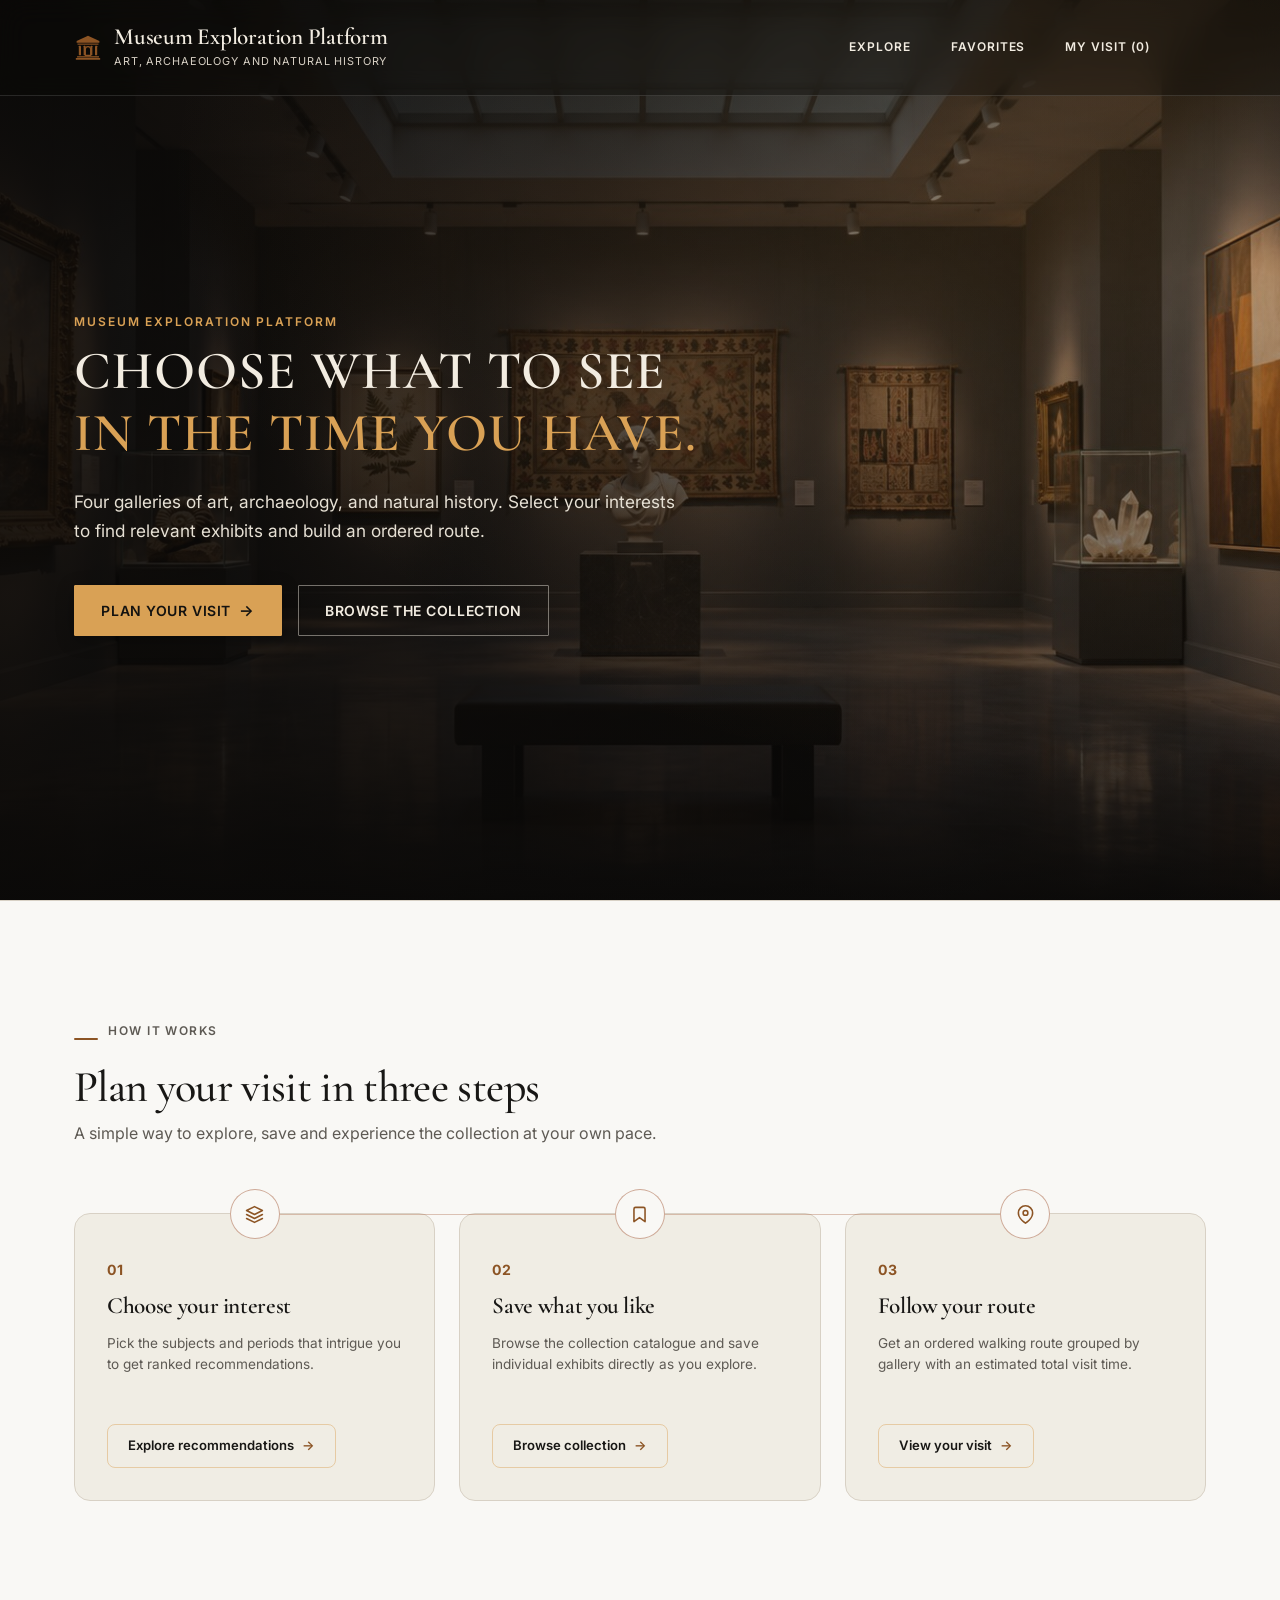
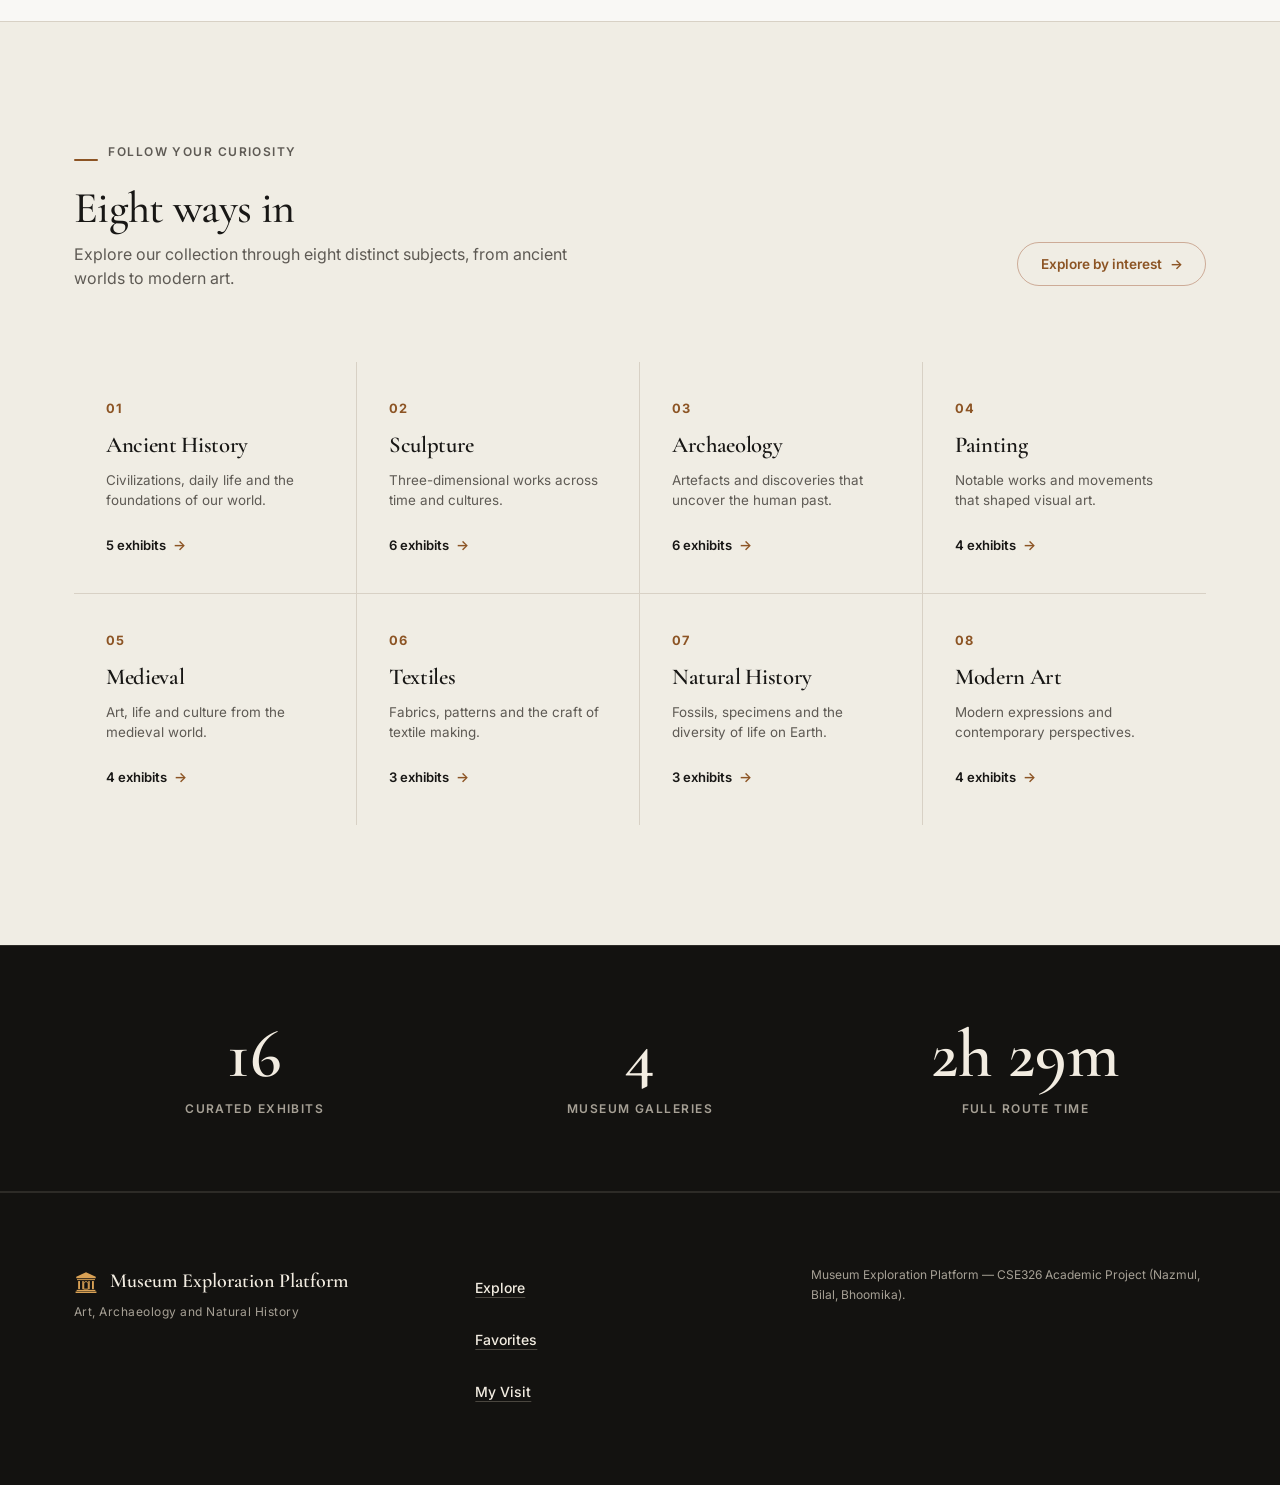
<file: index.html>
<!DOCTYPE html>

<!-- FG MM MQ -->
<html lang="en">
<head>
  <meta charset="UTF-8">
  <meta name="viewport" content="width=device-width, initial-scale=1.0">
  <title>Museum Exploration Platform — Art, Archaeology and Natural History</title>
  <link rel="icon" type="image/svg+xml" href="images/logo.svg">
  <link rel="preconnect" href="https://fonts.googleapis.com">
  <link rel="preconnect" href="https://fonts.gstatic.com" crossorigin>
  <link href="https://fonts.googleapis.com/css2?family=Cormorant+Garamond:wght@500;600;700&family=Inter:wght@400;500;600&display=swap" rel="stylesheet">
  <link rel="stylesheet" href="css/style.css">
  <script src="js/data.js" defer></script>
  <script src="js/storage.js" defer></script>
  <script src="js/script.js" defer></script>
</head>
<body>
  <header class="site-header site-header--home">
    <div class="container header-inner">
      <a href="index.html" class="site-brand" aria-current="page">
        <span class="site-logo" aria-hidden="true">
          <svg class="site-logo-icon" width="28" height="28" viewBox="0 0 32 32" fill="none" xmlns="http://www.w3.org/2000/svg">
            <path d="M16 3L3 9V11H29V9L16 3Z" fill="currentColor"/>
            <rect x="4" y="12" width="24" height="1.5" fill="currentColor" opacity="0.85"/>
            <rect x="5.5" y="14.5" width="2.5" height="11" rx="0.5" fill="currentColor"/>
            <rect x="11" y="14.5" width="2" height="11" rx="0.5" fill="currentColor"/>
            <rect x="19" y="14.5" width="2" height="11" rx="0.5" fill="currentColor"/>
            <rect x="24" y="14.5" width="2.5" height="11" rx="0.5" fill="currentColor"/>
            <path d="M13 25.5V18.5C13 16.843 14.343 15.5 16 15.5C17.657 15.5 19 16.843 19 18.5V25.5H13Z" stroke="currentColor" stroke-width="1.3" fill="none"/>
            <rect x="3.5" y="26.5" width="25" height="1.5" fill="currentColor"/>
            <rect x="2" y="28.5" width="28" height="2" rx="0.5" fill="currentColor"/>
          </svg>
        </span>
        <span class="site-brand-text">
          <span class="site-title">Museum Exploration Platform</span>
          <span class="site-subtitle">Art, Archaeology and Natural History</span>
        </span>
      </a>

      <div class="header-controls">
        <button type="button" class="nav-toggle" id="nav-toggle" aria-label="Open menu" aria-expanded="false" aria-controls="site-nav">
        <span class="nav-toggle-icon" aria-hidden="true"><span></span><span></span><span></span></span>

        </button>
      </div>

      <nav class="site-nav" id="site-nav" aria-label="Main navigation">
        <ul class="nav-list">
          <li><a href="explore.html" class="nav-link">Explore</a></li>
          <li><a href="favorites.html" class="nav-link">Favorites</a></li>
          <li><a href="visit.html" class="nav-link">My Visit (<span id="nav-visit-count">0</span>)</a></li>
        </ul>
      </nav>
    </div>
  </header>

  <main>
    <!-- Section 1: Full-width Photography Hero -->
    <section class="hero-full" aria-labelledby="hero-heading">
      <img src="images/hero-gallery.jpg" alt="Symmetrical museum gallery with a dark gallery bench, central marble bust on a stone pedestal, skylight ceiling, wall tapestries and paintings, and glass display cases holding a fossil and crystal specimen" class="hero-full-bg">
      <div class="hero-full-scrim" aria-hidden="true"></div>
      <div class="container hero-full-container">
        <div class="hero-content">
          <p class="label hero-eyebrow">Museum Exploration Platform</p>
          <h1 id="hero-heading" class="display-title">
            <span class="hero-title-line">Choose what to see</span>
            <span class="hero-title-line hero-accent">in the time you have.</span>
          </h1>
          <p class="hero-lead">
            Four galleries of art, archaeology, and natural history. Select your interests to find relevant exhibits and build an ordered route.
          </p>
          <div class="hero-actions">
            <a href="explore.html#discover" class="btn btn-hero-primary">
              <span>Plan your visit</span>
              <span class="hero-btn-arrow" aria-hidden="true">&rarr;</span>
            </a>
            <a href="explore.html" class="btn btn-hero-secondary">
              <span>Browse the collection</span>
            </a>
          </div>
        </div>
      </div>
    </section>

    <!-- Section 2: Site Guide -->
    <section class="home-section section-bg-base guide-section" aria-labelledby="guide-heading">
      <div class="container">
        <div class="guide-header reveal">
          <div class="eyebrow-row">
            <span class="eyebrow-dash" aria-hidden="true"></span>
            <p class="label guide-eyebrow">How it works</p>
          </div>
          <h2 id="guide-heading" class="guide-heading">Plan your visit in three steps</h2>
          <p class="guide-subtitle">A simple way to explore, save and experience the collection at your own pace.</p>
        </div>

        <div class="guide-stepper-container reveal">
          <div class="guide-grid">
            <!-- Step 1 -->
            <div class="guide-card">
              <div class="guide-node" aria-hidden="true">
                <svg class="guide-node-icon" width="20" height="20" viewBox="0 0 24 24" fill="none" stroke="currentColor" stroke-width="2" stroke-linecap="round" stroke-linejoin="round">
                  <polygon points="12 2 2 7 12 12 22 7 12 2"></polygon>
                  <polyline points="2 17 12 22 22 17"></polyline>
                  <polyline points="2 12 12 17 22 12"></polyline>
                </svg>
              </div>
              <span class="guide-num">01</span>
              <h3 class="guide-title">Choose your interest</h3>
              <p class="guide-desc">Pick the subjects and periods that intrigue you to get ranked recommendations.</p>
              <a href="explore.html#discover" class="btn-guide-action">
                <span>Explore recommendations</span>
                <span class="btn-arrow" aria-hidden="true">&rarr;</span>
              </a>
            </div>

            <!-- Step 2 -->
            <div class="guide-card">
              <div class="guide-node" aria-hidden="true">
                <svg class="guide-node-icon" width="20" height="20" viewBox="0 0 24 24" fill="none" stroke="currentColor" stroke-width="2" stroke-linecap="round" stroke-linejoin="round">
                  <path d="M19 21l-7-5-7 5V5a2 2 0 0 1 2-2h10a2 2 0 0 1 2 2z"></path>
                </svg>
              </div>
              <span class="guide-num">02</span>
              <h3 class="guide-title">Save what you like</h3>
              <p class="guide-desc">Browse the collection catalogue and save individual exhibits directly as you explore.</p>
              <a href="explore.html" class="btn-guide-action">
                <span>Browse collection</span>
                <span class="btn-arrow" aria-hidden="true">&rarr;</span>
              </a>
            </div>

            <!-- Step 3 -->
            <div class="guide-card">
              <div class="guide-node" aria-hidden="true">
                <svg class="guide-node-icon" width="20" height="20" viewBox="0 0 24 24" fill="none" stroke="currentColor" stroke-width="2" stroke-linecap="round" stroke-linejoin="round">
                  <path d="M21 10c0 7-9 13-9 13s-9-6-9-13a9 9 0 0 1 18 0z"></path>
                  <circle cx="12" cy="10" r="3"></circle>
                </svg>
              </div>
              <span class="guide-num">03</span>
              <h3 class="guide-title">Follow your route</h3>
              <p class="guide-desc">Get an ordered walking route grouped by gallery with an estimated total visit time.</p>
              <a href="visit.html" class="btn-guide-action">
                <span>View your visit</span>
                <span class="btn-arrow" aria-hidden="true">&rarr;</span>
              </a>
            </div>
          </div>
        </div>
      </div>
    </section>

    <!-- Section 3: Interests -->
    <section class="home-section section-bg-surface interests-section" aria-labelledby="interests-heading">
      <div class="container">
        <div class="interests-header-row reveal">
          <div class="interests-header-text">
            <div class="eyebrow-row">
              <span class="eyebrow-dash" aria-hidden="true"></span>
              <p class="label interests-eyebrow">Follow your curiosity</p>
            </div>
            <h2 id="interests-heading" class="interests-heading">Eight ways in</h2>
            <p class="interests-subtitle">Explore our collection through eight distinct subjects, from ancient worlds to modern art.</p>
          </div>
          <a href="explore.html#discover" class="btn-interests-all">
            <span>Explore by interest</span>
            <span class="btn-arrow" aria-hidden="true">&rarr;</span>
          </a>
        </div>

        <div id="home-interests" class="interests-grid reveal"></div>
      </div>
    </section>

    <!-- Section 4: Stats Band -->
    <section class="stats-section" aria-labelledby="stats-heading">
      <div class="container">
        <h2 id="stats-heading" class="visually-hidden">Museum by the Numbers</h2>
        <div id="home-stats" class="stats-grid reveal"></div>
      </div>
    </section>

  </main>

  <footer class="site-footer">
    <div class="container">
      <div class="footer-grid">
        <div class="footer-col">
          <div class="footer-brand-wrap">
            <span class="site-logo footer-logo" aria-hidden="true">
              <svg width="24" height="24" viewBox="0 0 32 32" fill="none" xmlns="http://www.w3.org/2000/svg">
                <path d="M16 3L3 9V11H29V9L16 3Z" fill="currentColor"/>
                <rect x="4" y="12" width="24" height="1.5" fill="currentColor" opacity="0.85"/>
                <rect x="5.5" y="14.5" width="2.5" height="11" rx="0.5" fill="currentColor"/>
                <rect x="11" y="14.5" width="2" height="11" rx="0.5" fill="currentColor"/>
                <rect x="19" y="14.5" width="2" height="11" rx="0.5" fill="currentColor"/>
                <rect x="24" y="14.5" width="2.5" height="11" rx="0.5" fill="currentColor"/>
                <path d="M13 25.5V18.5C13 16.843 14.343 15.5 16 15.5C17.657 15.5 19 16.843 19 18.5V25.5H13Z" stroke="currentColor" stroke-width="1.3" fill="none"/>
                <rect x="3.5" y="26.5" width="25" height="1.5" fill="currentColor"/>
                <rect x="2" y="28.5" width="28" height="2" rx="0.5" fill="currentColor"/>
              </svg>
            </span>
            <p class="footer-brand">Museum Exploration Platform</p>
          </div>
          <p class="footer-subtitle">Art, Archaeology and Natural History</p>
        </div>

        <nav class="footer-col" aria-label="Footer navigation">
          <ul class="footer-links">
            <li><a href="explore.html">Explore</a></li>
            <li><a href="favorites.html">Favorites</a></li>
            <li><a href="visit.html">My Visit</a></li>
          </ul>
        </nav>

        <div class="footer-col footer-meta">
          <p>Museum Exploration Platform — CSE326 Academic Project (Nazmul, Bilal, Bhoomika).</p>
        </div>
      </div>
    </div>
  </footer>

</body>
</html>
</file>
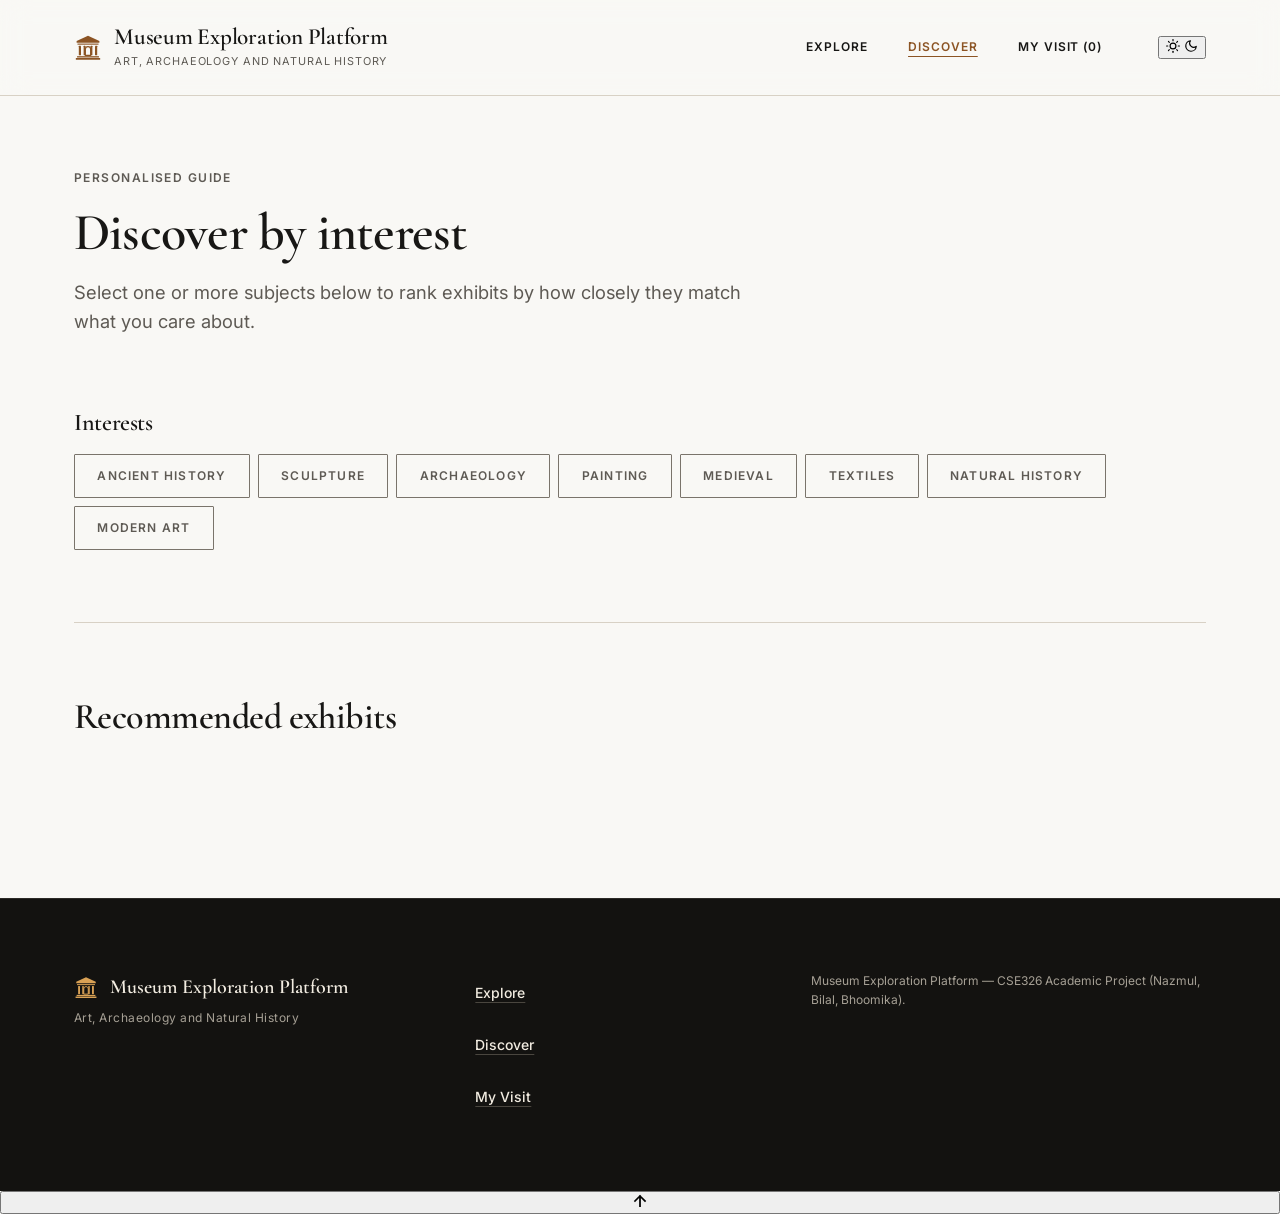
<file: discover.html>
<!DOCTYPE html>
<html lang="en">
<head>
  <meta charset="UTF-8">
  <meta name="viewport" content="width=device-width, initial-scale=1.0">
  <title>Discover — Museum Exploration Platform</title>
  <link rel="icon" type="image/svg+xml" href="images/logo.svg">
  <!-- Anti-flash: set theme before rendering -->
  <script>
    (function () {
      try {
        var saved = localStorage.getItem('theme');
        var prefersDark = window.matchMedia && window.matchMedia('(prefers-color-scheme: dark)').matches;
        var theme = saved || (prefersDark ? 'dark' : 'light');
        document.documentElement.setAttribute('data-theme', theme);
      } catch (e) {
        document.documentElement.setAttribute('data-theme', 'light');
      }
    })();
  </script>
  <link rel="preconnect" href="https://fonts.googleapis.com">
  <link rel="preconnect" href="https://fonts.gstatic.com" crossorigin>
  <link href="https://fonts.googleapis.com/css2?family=Cormorant+Garamond:wght@500;600;700&family=Inter:wght@400;500;600&display=swap" rel="stylesheet">
  <link rel="stylesheet" href="css/style.css">
  <script src="js/data.js" defer></script>
  <script src="js/storage.js" defer></script>
  <script src="js/script.js" defer></script>
</head>
<body>
  <div class="scroll-progress" id="scroll-progress" aria-hidden="true"></div>
  <header class="site-header">
    <div class="container header-inner">
      <a href="index.html" class="site-brand">
        <span class="site-logo" aria-hidden="true">
          <svg class="site-logo-icon" width="28" height="28" viewBox="0 0 32 32" fill="none" xmlns="http://www.w3.org/2000/svg">
            <path d="M16 3L3 9V11H29V9L16 3Z" fill="currentColor"/>
            <rect x="4" y="12" width="24" height="1.5" fill="currentColor" opacity="0.85"/>
            <rect x="5.5" y="14.5" width="2.5" height="11" rx="0.5" fill="currentColor"/>
            <rect x="11" y="14.5" width="2" height="11" rx="0.5" fill="currentColor"/>
            <rect x="19" y="14.5" width="2" height="11" rx="0.5" fill="currentColor"/>
            <rect x="24" y="14.5" width="2.5" height="11" rx="0.5" fill="currentColor"/>
            <path d="M13 25.5V18.5C13 16.843 14.343 15.5 16 15.5C17.657 15.5 19 16.843 19 18.5V25.5H13Z" stroke="currentColor" stroke-width="1.3" fill="none"/>
            <rect x="3.5" y="26.5" width="25" height="1.5" fill="currentColor"/>
            <rect x="2" y="28.5" width="28" height="2" rx="0.5" fill="currentColor"/>
          </svg>
        </span>
        <span class="site-brand-text">
          <span class="site-title">Museum Exploration Platform</span>
          <span class="site-subtitle">Art, Archaeology and Natural History</span>
        </span>
      </a>

      <div class="header-controls">
        <button type="button" class="theme-toggle" id="theme-toggle" role="switch" aria-checked="false" aria-label="Dark mode">
          <span class="sr-only">Dark mode</span>
          <span class="switch-track" aria-hidden="true">
            <svg class="switch-icon switch-icon-sun" width="14" height="14" viewBox="0 0 24 24" fill="none" stroke="currentColor" stroke-width="2" stroke-linecap="round" stroke-linejoin="round" aria-hidden="true">
              <circle cx="12" cy="12" r="5"></circle>
              <line x1="12" y1="1" x2="12" y2="3"></line>
              <line x1="12" y1="21" x2="12" y2="23"></line>
              <line x1="4.22" y1="4.22" x2="5.64" y2="5.64"></line>
              <line x1="18.36" y1="18.36" x2="19.78" y2="19.78"></line>
              <line x1="1" y1="12" x2="3" y2="12"></line>
              <line x1="21" y1="12" x2="23" y2="12"></line>
              <line x1="4.22" y1="19.78" x2="5.64" y2="18.36"></line>
              <line x1="18.36" y1="5.64" x2="19.78" y2="4.22"></line>
            </svg>
            <svg class="switch-icon switch-icon-moon" width="14" height="14" viewBox="0 0 24 24" fill="none" stroke="currentColor" stroke-width="2" stroke-linecap="round" stroke-linejoin="round" aria-hidden="true">
              <path d="M21 12.79A9 9 0 1 1 11.21 3 7 7 0 0 0 21 12.79z"></path>
            </svg>
            <span class="switch-knob"></span>
          </span>
        </button>
        <button type="button" class="nav-toggle" id="nav-toggle" aria-expanded="false" aria-controls="site-nav">
          Menu
        </button>
      </div>

      <nav class="site-nav" id="site-nav" aria-label="Main navigation">
        <ul class="nav-list">
          <li><a href="explore.html" class="nav-link">Explore</a></li>
          <li><a href="discover.html" class="nav-link" aria-current="page">Discover</a></li>
          <li><a href="visit.html" class="nav-link">My Visit (<span id="nav-visit-count">0</span>)</a></li>
        </ul>
      </nav>
    </div>
  </header>

  <main>
    <section class="page-section" aria-labelledby="discover-heading">
      <div class="container">
        <header class="page-header reveal">
          <p class="label">Personalised Guide</p>
          <h1 id="discover-heading">Discover by interest</h1>
          <p class="page-intro">
            Select one or more subjects below to rank exhibits by how closely they match what you care about.
          </p>
        </header>

        <section class="discover-interests reveal" aria-labelledby="interests-heading">
          <h2 id="interests-heading" class="section-subtitle">Interests</h2>
          <div class="chip-group" id="interest-chips" role="group" aria-label="Visitor interests"></div>
        </section>

        <section class="discover-results" aria-labelledby="results-heading">
          <div class="section-header reveal">
            <h2 id="results-heading">Recommended exhibits</h2>
            <p class="muted-text" id="results-summary"></p>
          </div>

          <div class="card-grid" id="results"></div>
        </section>
      </div>
    </section>
  </main>

  <footer class="site-footer">
    <div class="container">
      <div class="footer-grid">
        <div class="footer-col">
          <div class="footer-brand-wrap">
            <span class="site-logo footer-logo" aria-hidden="true">
              <svg width="24" height="24" viewBox="0 0 32 32" fill="none" xmlns="http://www.w3.org/2000/svg">
                <path d="M16 3L3 9V11H29V9L16 3Z" fill="currentColor"/>
                <rect x="4" y="12" width="24" height="1.5" fill="currentColor" opacity="0.85"/>
                <rect x="5.5" y="14.5" width="2.5" height="11" rx="0.5" fill="currentColor"/>
                <rect x="11" y="14.5" width="2" height="11" rx="0.5" fill="currentColor"/>
                <rect x="19" y="14.5" width="2" height="11" rx="0.5" fill="currentColor"/>
                <rect x="24" y="14.5" width="2.5" height="11" rx="0.5" fill="currentColor"/>
                <path d="M13 25.5V18.5C13 16.843 14.343 15.5 16 15.5C17.657 15.5 19 16.843 19 18.5V25.5H13Z" stroke="currentColor" stroke-width="1.3" fill="none"/>
                <rect x="3.5" y="26.5" width="25" height="1.5" fill="currentColor"/>
                <rect x="2" y="28.5" width="28" height="2" rx="0.5" fill="currentColor"/>
              </svg>
            </span>
            <p class="footer-brand">Museum Exploration Platform</p>
          </div>
          <p class="footer-subtitle">Art, Archaeology and Natural History</p>
        </div>

        <nav class="footer-col" aria-label="Footer navigation">
          <ul class="footer-links">
            <li><a href="explore.html">Explore</a></li>
            <li><a href="discover.html">Discover</a></li>
            <li><a href="visit.html">My Visit</a></li>
          </ul>
        </nav>

        <div class="footer-col footer-meta">
          <p>Museum Exploration Platform — CSE326 Academic Project (Nazmul, Bilal, Bhoomika).</p>
        </div>
      </div>
    </div>
  </footer>

  <button type="button" class="back-to-top" id="back-to-top" aria-label="Back to top">
    <svg width="14" height="14" viewBox="0 0 14 14" fill="none" aria-hidden="true">
      <path d="M7 12V2M7 2L2 7M7 2L12 7" stroke="currentColor" stroke-width="1.75" stroke-linecap="square"/>
    </svg>
  </button>
</body>
</html>
</file>
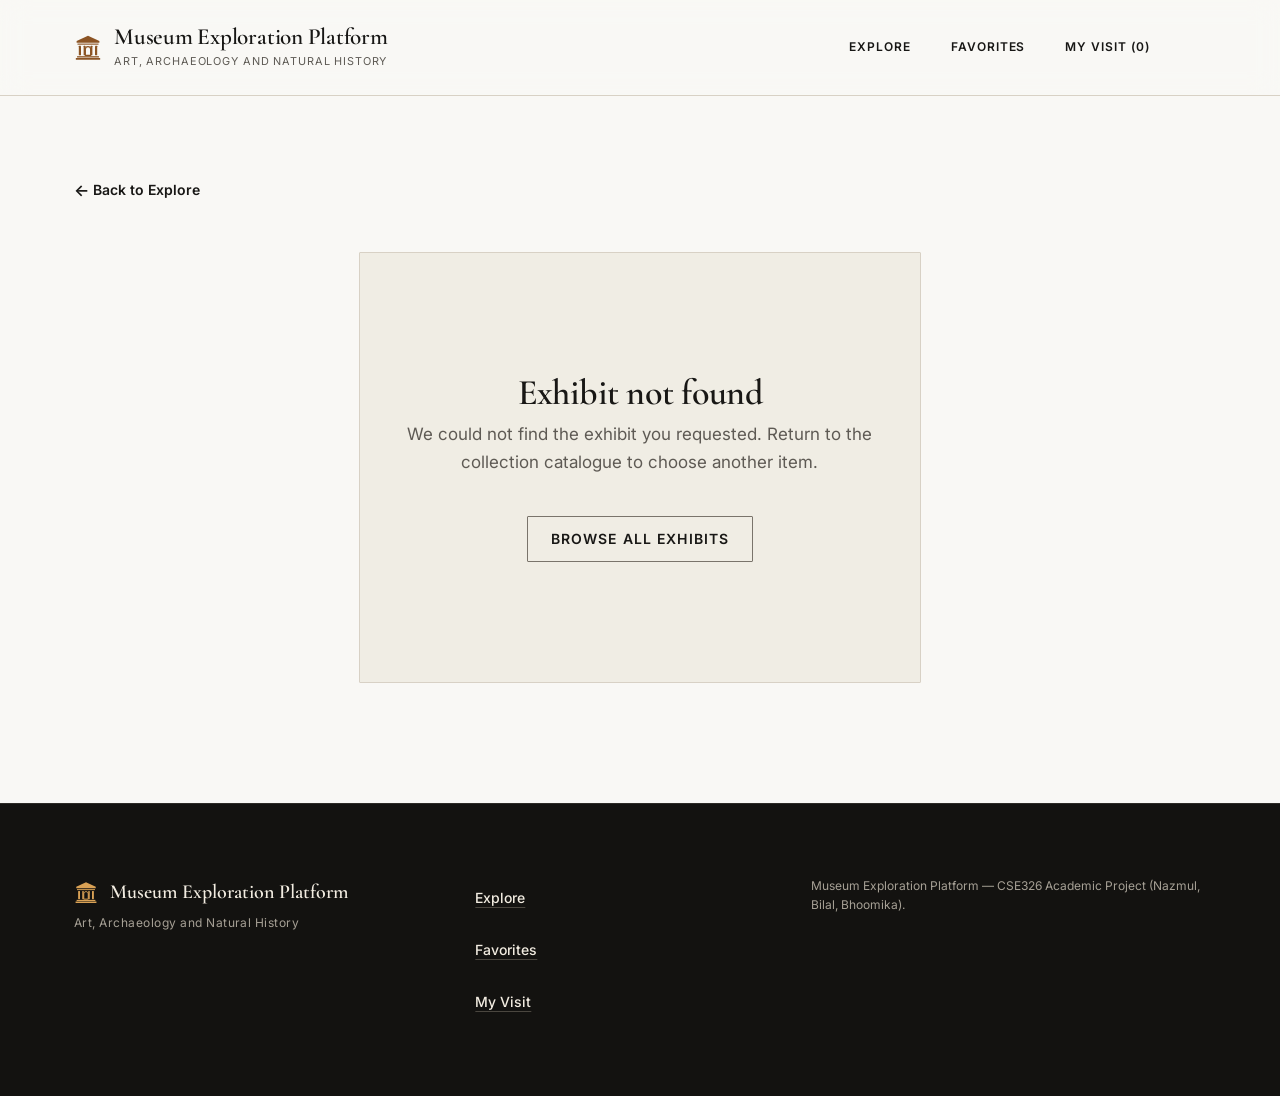
<file: exhibit.html>
<!DOCTYPE html>
<html lang="en">
<head>
  <meta charset="UTF-8">
  <meta name="viewport" content="width=device-width, initial-scale=1.0">
  <title>Exhibit Details — Museum Exploration Platform</title>
  <link rel="icon" type="image/svg+xml" href="images/logo.svg">
  <link rel="preconnect" href="https://fonts.googleapis.com">
  <link rel="preconnect" href="https://fonts.gstatic.com" crossorigin>
  <link href="https://fonts.googleapis.com/css2?family=Cormorant+Garamond:wght@500;600;700&family=Inter:wght@400;500;600&display=swap" rel="stylesheet">
  <link rel="stylesheet" href="css/style.css">
  <script src="js/data.js" defer></script>
  <script src="js/storage.js" defer></script>
  <script src="js/script.js" defer></script>
</head>
<body>
  <header class="site-header">
    <div class="container header-inner">
      <a href="index.html" class="site-brand">
        <span class="site-logo" aria-hidden="true">
          <svg class="site-logo-icon" width="28" height="28" viewBox="0 0 32 32" fill="none" xmlns="http://www.w3.org/2000/svg">
            <path d="M16 3L3 9V11H29V9L16 3Z" fill="currentColor"/>
            <rect x="4" y="12" width="24" height="1.5" fill="currentColor" opacity="0.85"/>
            <rect x="5.5" y="14.5" width="2.5" height="11" rx="0.5" fill="currentColor"/>
            <rect x="11" y="14.5" width="2" height="11" rx="0.5" fill="currentColor"/>
            <rect x="19" y="14.5" width="2" height="11" rx="0.5" fill="currentColor"/>
            <rect x="24" y="14.5" width="2.5" height="11" rx="0.5" fill="currentColor"/>
            <path d="M13 25.5V18.5C13 16.843 14.343 15.5 16 15.5C17.657 15.5 19 16.843 19 18.5V25.5H13Z" stroke="currentColor" stroke-width="1.3" fill="none"/>
            <rect x="3.5" y="26.5" width="25" height="1.5" fill="currentColor"/>
            <rect x="2" y="28.5" width="28" height="2" rx="0.5" fill="currentColor"/>
          </svg>
        </span>
        <span class="site-brand-text">
          <span class="site-title">Museum Exploration Platform</span>
          <span class="site-subtitle">Art, Archaeology and Natural History</span>
        </span>
      </a>

      <div class="header-controls">
        <button type="button" class="nav-toggle" id="nav-toggle" aria-label="Open menu" aria-expanded="false" aria-controls="site-nav">
          <span class="nav-toggle-icon" aria-hidden="true"><span></span><span></span><span></span></span>
        </button>
      </div>

      <nav class="site-nav" id="site-nav" aria-label="Main navigation">
        <ul class="nav-list">
          <li><a href="explore.html" class="nav-link">Explore</a></li>
          <li><a href="favorites.html" class="nav-link">Favorites</a></li>
          <li><a href="visit.html" class="nav-link">My Visit (<span id="nav-visit-count">0</span>)</a></li>
        </ul>
      </nav>
    </div>
  </header>

  <main>
    <section class="page-section" aria-label="Exhibit details">
      <div class="container">
        <div class="detail-back-bar reveal">
          <a href="explore.html" class="text-link back-link">
            <span class="link-arrow" aria-hidden="true">&larr;</span>
            <span>Back to Explore</span>
          </a>
        </div>

        <article class="exhibit-detail reveal" id="exhibit-detail"></article>
      </div>
    </section>
  </main>

  <footer class="site-footer">
    <div class="container">
      <div class="footer-grid">
        <div class="footer-col">
          <div class="footer-brand-wrap">
            <span class="site-logo footer-logo" aria-hidden="true">
              <svg width="24" height="24" viewBox="0 0 32 32" fill="none" xmlns="http://www.w3.org/2000/svg">
                <path d="M16 3L3 9V11H29V9L16 3Z" fill="currentColor"/>
                <rect x="4" y="12" width="24" height="1.5" fill="currentColor" opacity="0.85"/>
                <rect x="5.5" y="14.5" width="2.5" height="11" rx="0.5" fill="currentColor"/>
                <rect x="11" y="14.5" width="2" height="11" rx="0.5" fill="currentColor"/>
                <rect x="19" y="14.5" width="2" height="11" rx="0.5" fill="currentColor"/>
                <rect x="24" y="14.5" width="2.5" height="11" rx="0.5" fill="currentColor"/>
                <path d="M13 25.5V18.5C13 16.843 14.343 15.5 16 15.5C17.657 15.5 19 16.843 19 18.5V25.5H13Z" stroke="currentColor" stroke-width="1.3" fill="none"/>
                <rect x="3.5" y="26.5" width="25" height="1.5" fill="currentColor"/>
                <rect x="2" y="28.5" width="28" height="2" rx="0.5" fill="currentColor"/>
              </svg>
            </span>
            <p class="footer-brand">Museum Exploration Platform</p>
          </div>
          <p class="footer-subtitle">Art, Archaeology and Natural History</p>
        </div>

        <nav class="footer-col" aria-label="Footer navigation">
          <ul class="footer-links">
            <li><a href="explore.html">Explore</a></li>
            <li><a href="favorites.html">Favorites</a></li>
            <li><a href="visit.html">My Visit</a></li>
          </ul>
        </nav>

        <div class="footer-col footer-meta">
          <p>Museum Exploration Platform — CSE326 Academic Project (Nazmul, Bilal, Bhoomika).</p>
        </div>
      </div>
    </div>
  </footer>

</body>
</html>
</file>
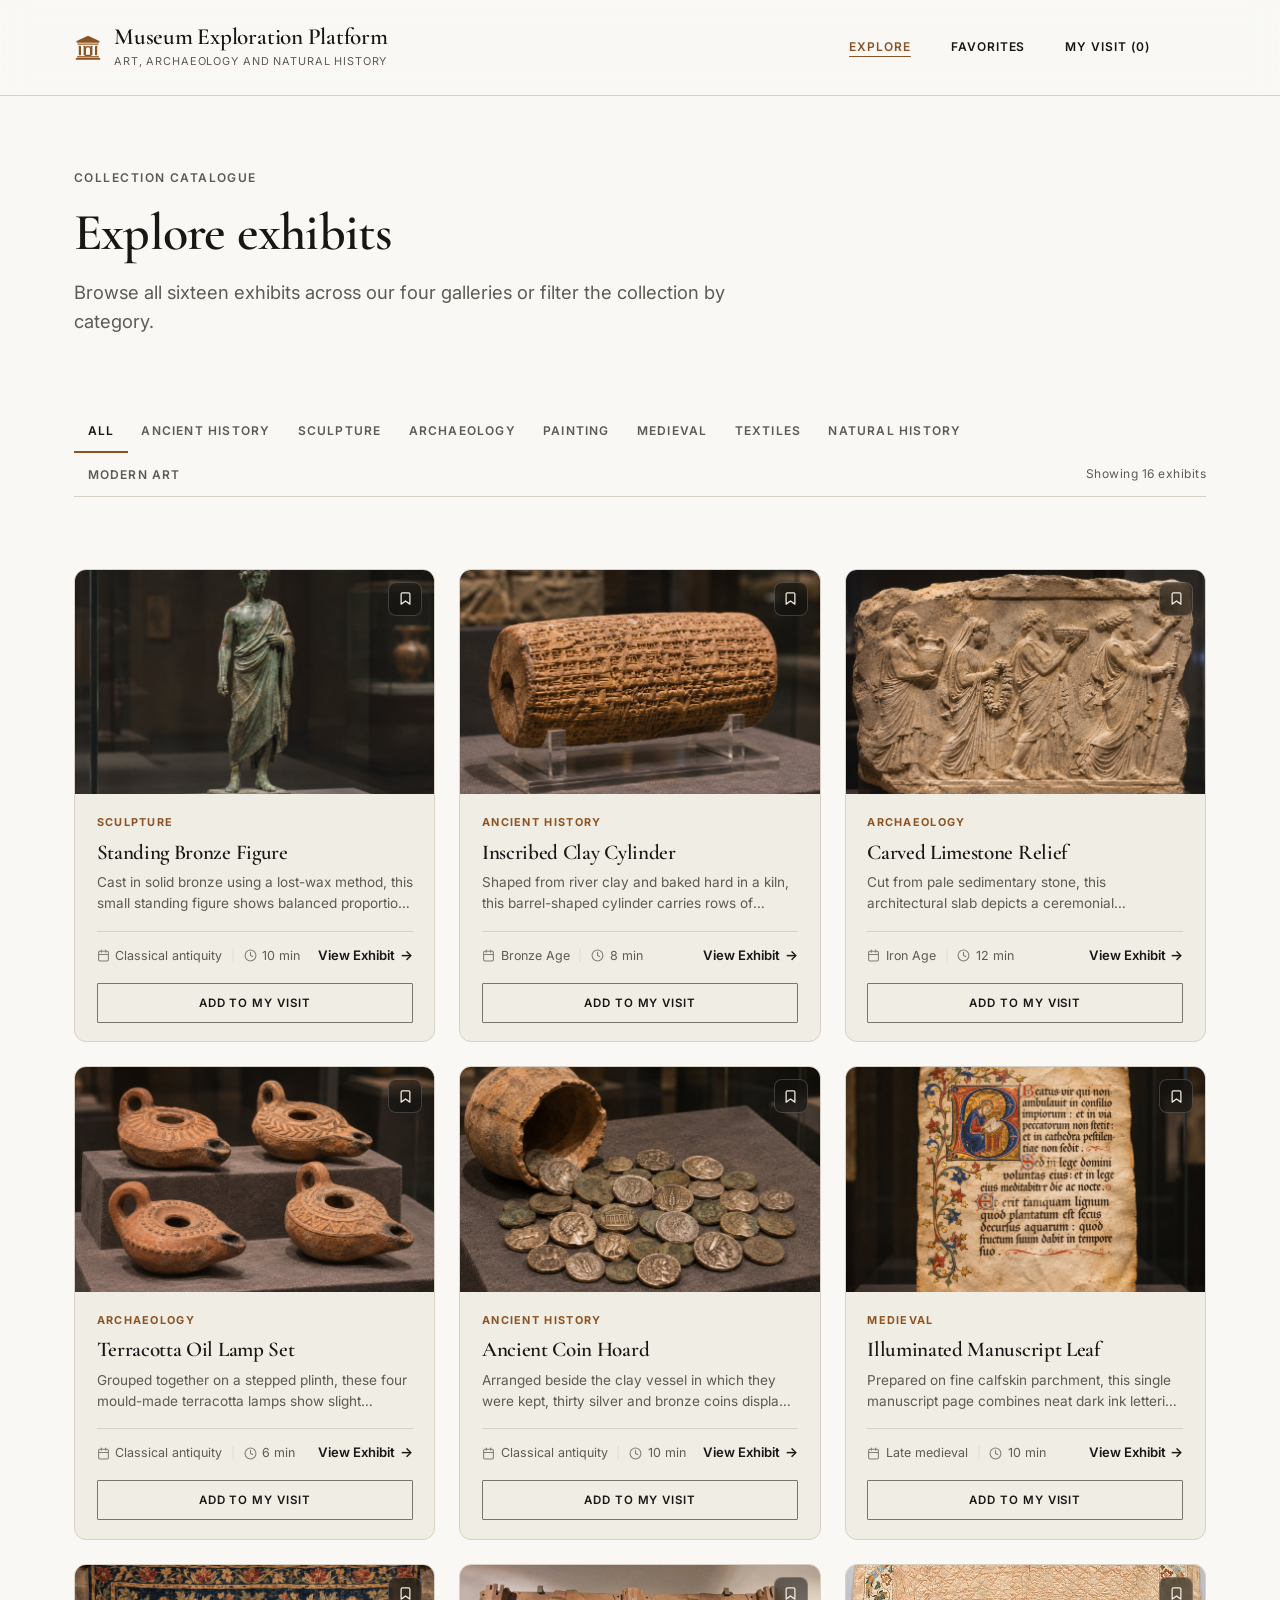
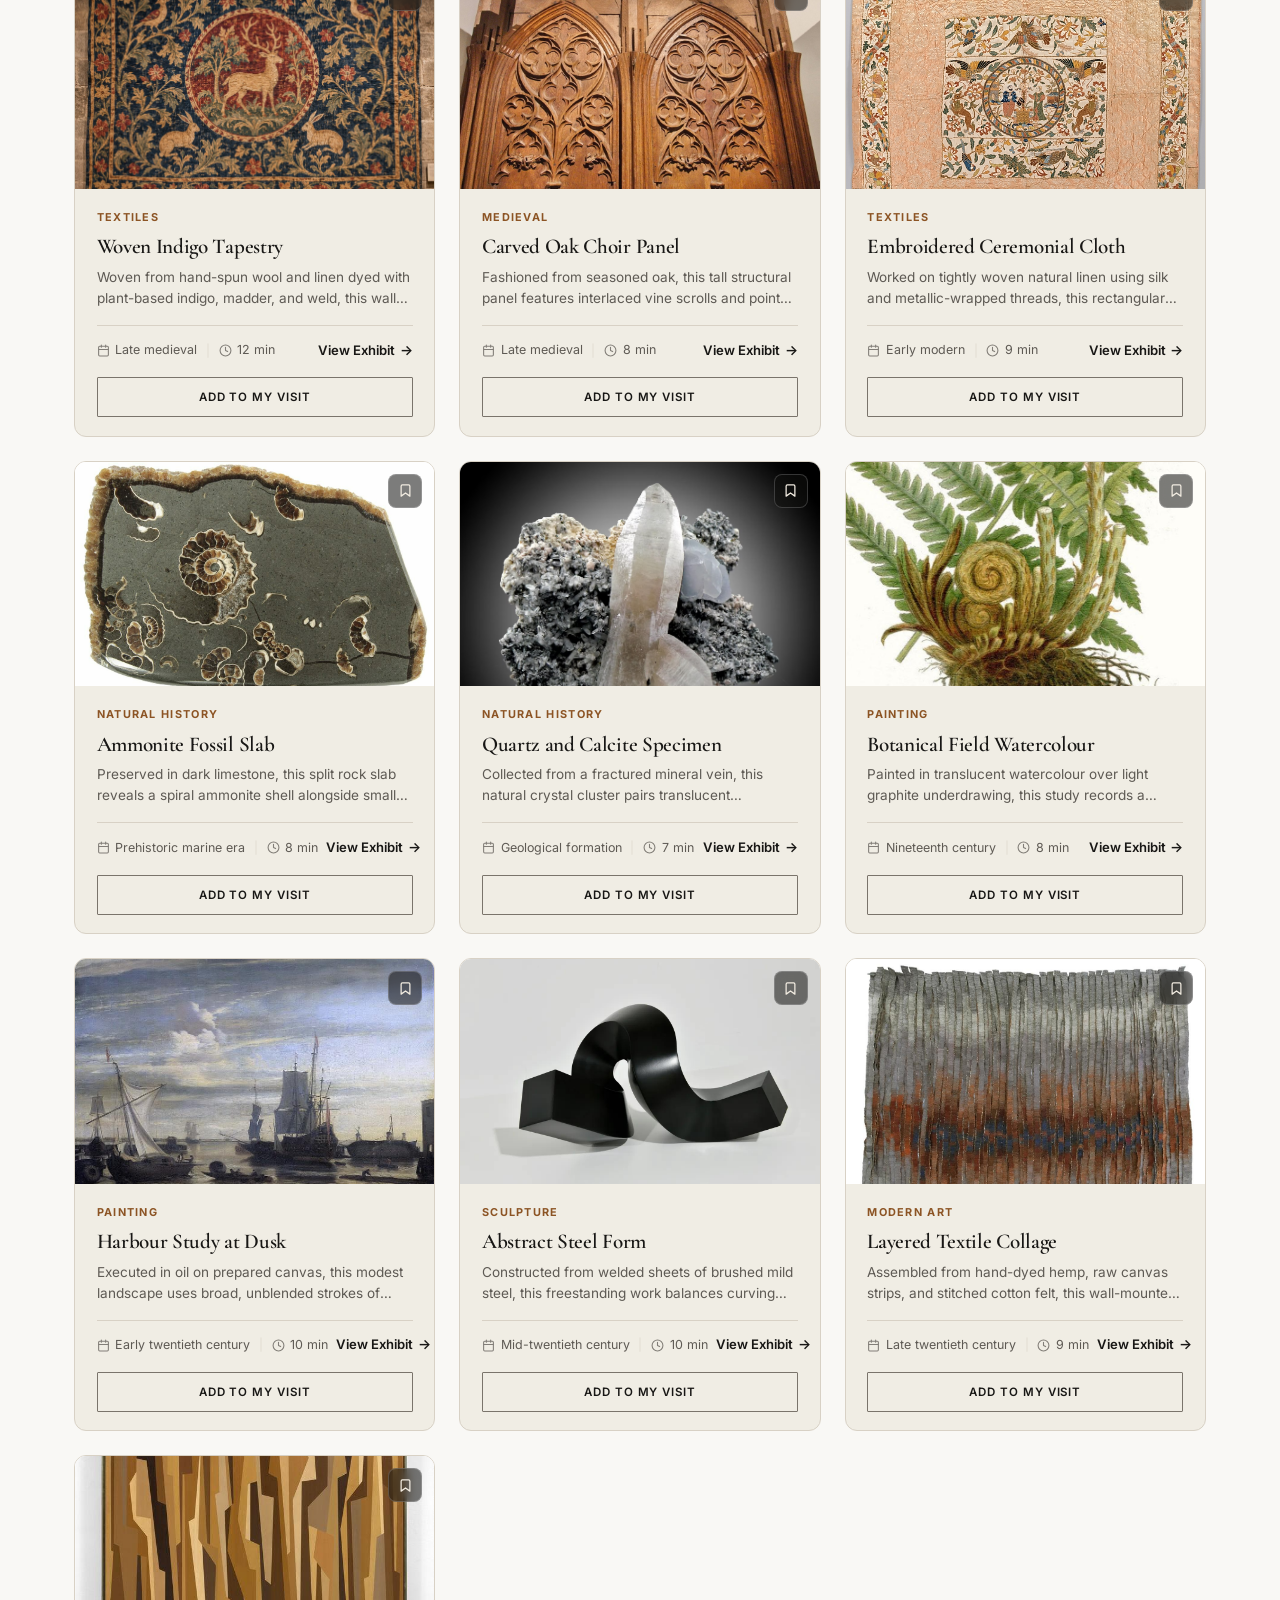
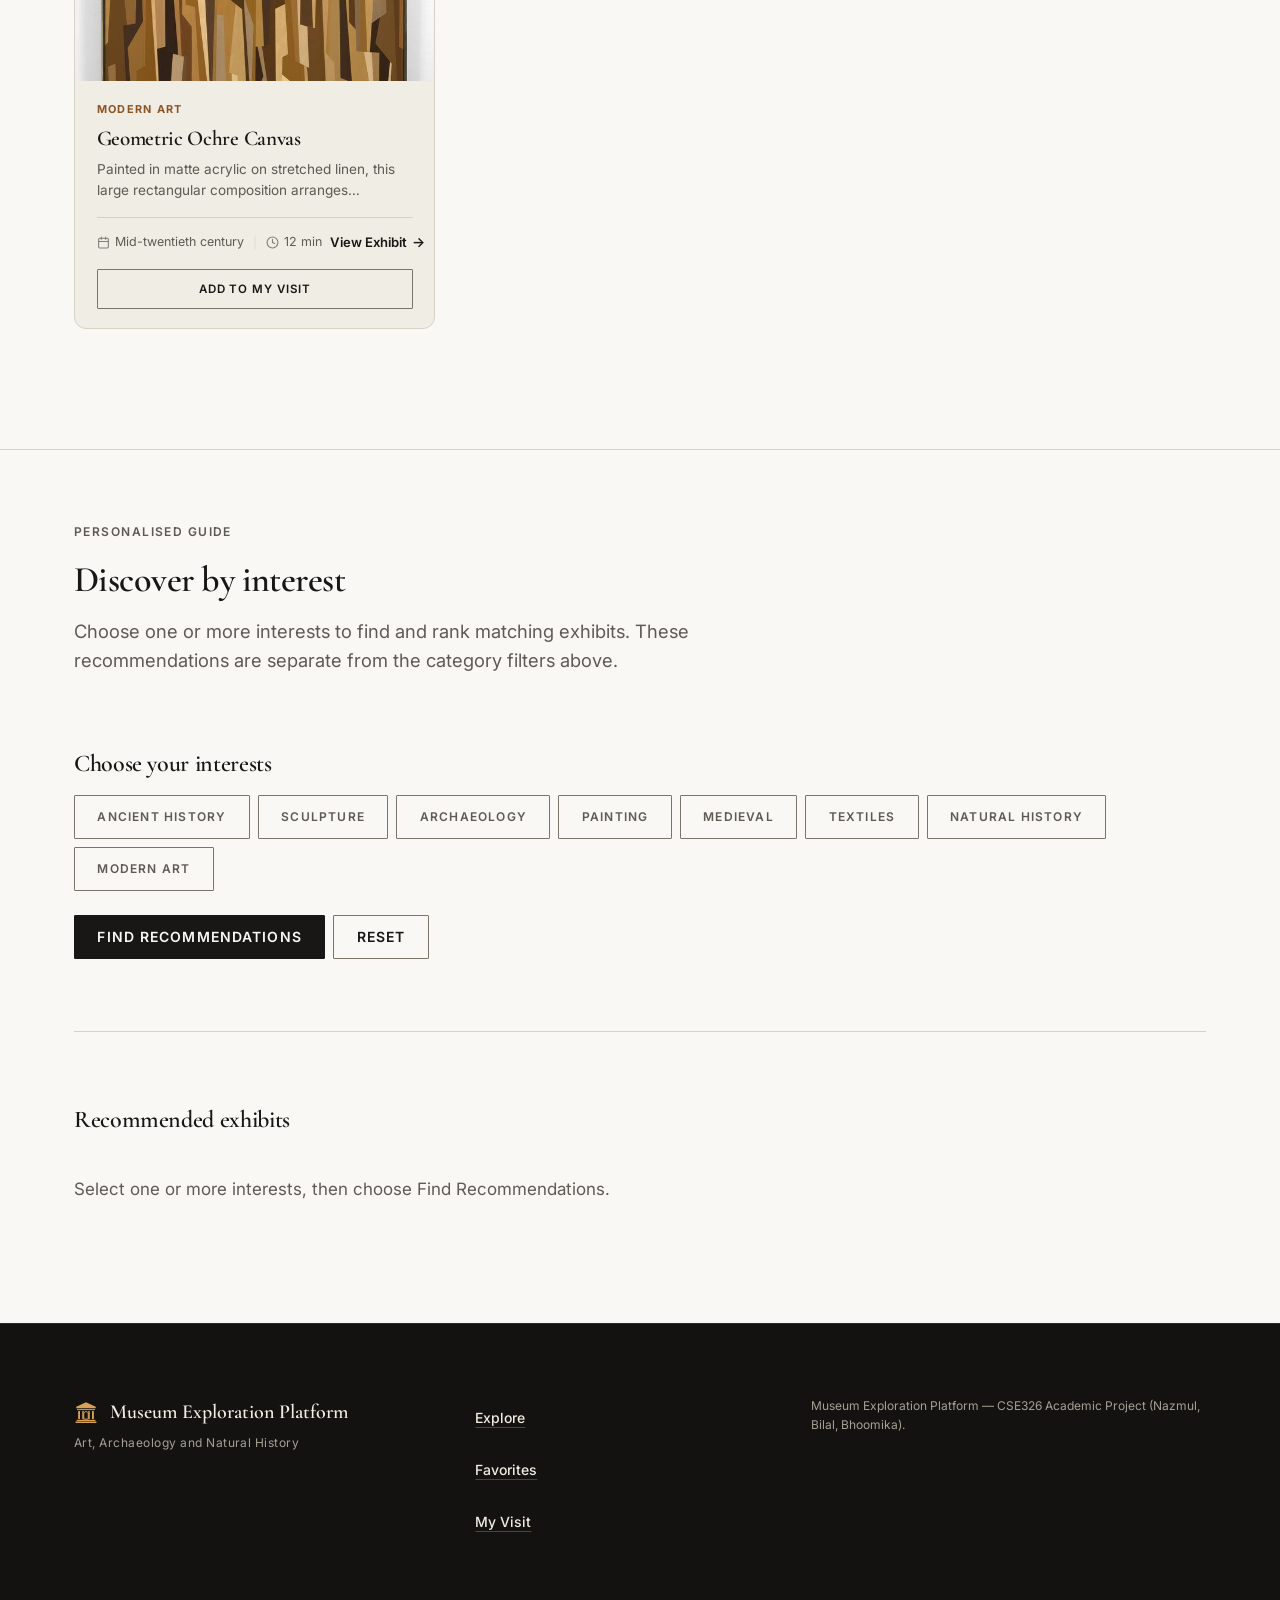
<file: explore.html>
<!DOCTYPE html>
<html lang="en">
<head>
  <meta charset="UTF-8">
  <meta name="viewport" content="width=device-width, initial-scale=1.0">
  <title>Explore — Museum Exploration Platform</title>
  <link rel="icon" type="image/svg+xml" href="images/logo.svg">
  <link rel="preconnect" href="https://fonts.googleapis.com">
  <link rel="preconnect" href="https://fonts.gstatic.com" crossorigin>
  <link href="https://fonts.googleapis.com/css2?family=Cormorant+Garamond:wght@500;600;700&family=Inter:wght@400;500;600&display=swap" rel="stylesheet">
  <link rel="stylesheet" href="css/style.css">
  <script src="js/data.js" defer></script>
  <script src="js/storage.js" defer></script>
  <script src="js/script.js" defer></script>
</head>
<body>
  <header class="site-header">
    <div class="container header-inner">
      <a href="index.html" class="site-brand">
        <span class="site-logo" aria-hidden="true">
          <svg class="site-logo-icon" width="28" height="28" viewBox="0 0 32 32" fill="none" xmlns="http://www.w3.org/2000/svg">
            <path d="M16 3L3 9V11H29V9L16 3Z" fill="currentColor"/>
            <rect x="4" y="12" width="24" height="1.5" fill="currentColor" opacity="0.85"/>
            <rect x="5.5" y="14.5" width="2.5" height="11" rx="0.5" fill="currentColor"/>
            <rect x="11" y="14.5" width="2" height="11" rx="0.5" fill="currentColor"/>
            <rect x="19" y="14.5" width="2" height="11" rx="0.5" fill="currentColor"/>
            <rect x="24" y="14.5" width="2.5" height="11" rx="0.5" fill="currentColor"/>
            <path d="M13 25.5V18.5C13 16.843 14.343 15.5 16 15.5C17.657 15.5 19 16.843 19 18.5V25.5H13Z" stroke="currentColor" stroke-width="1.3" fill="none"/>
            <rect x="3.5" y="26.5" width="25" height="1.5" fill="currentColor"/>
            <rect x="2" y="28.5" width="28" height="2" rx="0.5" fill="currentColor"/>
          </svg>
        </span>
        <span class="site-brand-text">
          <span class="site-title">Museum Exploration Platform</span>
          <span class="site-subtitle">Art, Archaeology and Natural History</span>
        </span>
      </a>

      <div class="header-controls">
        <button type="button" class="nav-toggle" id="nav-toggle" aria-label="Open menu" aria-expanded="false" aria-controls="site-nav">
          <span class="nav-toggle-icon" aria-hidden="true"><span></span><span></span><span></span></span>
        </button>
      </div>

      <nav class="site-nav" id="site-nav" aria-label="Main navigation">
        <ul class="nav-list">
          <li><a href="explore.html" class="nav-link" aria-current="page">Explore</a></li>
          <li><a href="favorites.html" class="nav-link">Favorites</a></li>
          <li><a href="visit.html" class="nav-link">My Visit (<span id="nav-visit-count">0</span>)</a></li>
        </ul>
      </nav>
    </div>
  </header>

  <main>
    <section class="page-section" aria-labelledby="explore-heading">
      <div class="container">
        <header class="page-header reveal">
          <p class="label">Collection Catalogue</p>
          <h1 id="explore-heading">Explore exhibits</h1>
          <p class="page-intro">
            Browse all sixteen exhibits across our four galleries or filter the collection by category.
          </p>
        </header>

        <div class="filter-row reveal">
          <div class="filter-bar" id="category-filters" role="group" aria-label="Filter exhibits by category">
            <button type="button" class="filter-btn is-active" aria-pressed="true">All</button>
            <button type="button" class="filter-btn" aria-pressed="false">Ancient History</button>
            <button type="button" class="filter-btn" aria-pressed="false">Sculpture</button>
            <button type="button" class="filter-btn" aria-pressed="false">Archaeology</button>
            <button type="button" class="filter-btn" aria-pressed="false">Painting</button>
            <button type="button" class="filter-btn" aria-pressed="false">Medieval</button>
            <button type="button" class="filter-btn" aria-pressed="false">Textiles</button>
            <button type="button" class="filter-btn" aria-pressed="false">Natural History</button>
            <button type="button" class="filter-btn" aria-pressed="false">Modern Art</button>
          </div>

          <p class="muted-text explore-count" id="explore-count">Showing 16 exhibits</p>
        </div>

        <div class="card-grid" id="exhibit-grid"></div>
      </div>
    </section>

    <section class="page-section explore-recommendations" id="discover" aria-labelledby="discover-heading">
      <div class="container">
        <header class="page-header reveal">
          <p class="label">Personalised Guide</p>
          <h2 id="discover-heading">Discover by interest</h2>
          <p class="page-intro">
            Choose one or more interests to find and rank matching exhibits. These recommendations are separate from the category filters above.
          </p>
        </header>

        <section class="discover-interests" aria-labelledby="interests-heading">
          <h3 id="interests-heading" class="section-subtitle">Choose your interests</h3>
          <div class="chip-group" id="interest-chips" role="group" aria-label="Visitor interests"></div>
          <div class="recommendation-actions">
            <button type="button" class="btn btn-primary" id="find-recommendations">Find Recommendations</button>
            <button type="button" class="btn btn-secondary" id="reset-interests">Reset</button>
          </div>
        </section>

        <section class="discover-results" aria-labelledby="results-heading">
          <div class="section-header reveal">
            <h3 id="results-heading">Recommended exhibits</h3>
            <p class="muted-text" id="results-summary" hidden></p>
          </div>
          <p class="muted-text recommendations-message" id="recommendations-message" role="status" aria-live="polite"></p>
          <div class="card-grid" id="results"></div>
        </section>
      </div>
    </section>
  </main>

  <footer class="site-footer">
    <div class="container">
      <div class="footer-grid">
        <div class="footer-col">
          <div class="footer-brand-wrap">
            <span class="site-logo footer-logo" aria-hidden="true">
              <svg width="24" height="24" viewBox="0 0 32 32" fill="none" xmlns="http://www.w3.org/2000/svg">
                <path d="M16 3L3 9V11H29V9L16 3Z" fill="currentColor"/>
                <rect x="4" y="12" width="24" height="1.5" fill="currentColor" opacity="0.85"/>
                <rect x="5.5" y="14.5" width="2.5" height="11" rx="0.5" fill="currentColor"/>
                <rect x="11" y="14.5" width="2" height="11" rx="0.5" fill="currentColor"/>
                <rect x="19" y="14.5" width="2" height="11" rx="0.5" fill="currentColor"/>
                <rect x="24" y="14.5" width="2.5" height="11" rx="0.5" fill="currentColor"/>
                <path d="M13 25.5V18.5C13 16.843 14.343 15.5 16 15.5C17.657 15.5 19 16.843 19 18.5V25.5H13Z" stroke="currentColor" stroke-width="1.3" fill="none"/>
                <rect x="3.5" y="26.5" width="25" height="1.5" fill="currentColor"/>
                <rect x="2" y="28.5" width="28" height="2" rx="0.5" fill="currentColor"/>
              </svg>
            </span>
            <p class="footer-brand">Museum Exploration Platform</p>
          </div>
          <p class="footer-subtitle">Art, Archaeology and Natural History</p>
        </div>

        <nav class="footer-col" aria-label="Footer navigation">
          <ul class="footer-links">
            <li><a href="explore.html">Explore</a></li>
            <li><a href="favorites.html">Favorites</a></li>
            <li><a href="visit.html">My Visit</a></li>
          </ul>
        </nav>

        <div class="footer-col footer-meta">
          <p>Museum Exploration Platform — CSE326 Academic Project (Nazmul, Bilal, Bhoomika).</p>
        </div>
      </div>
    </div>
  </footer>

</body>
</html>
</file>
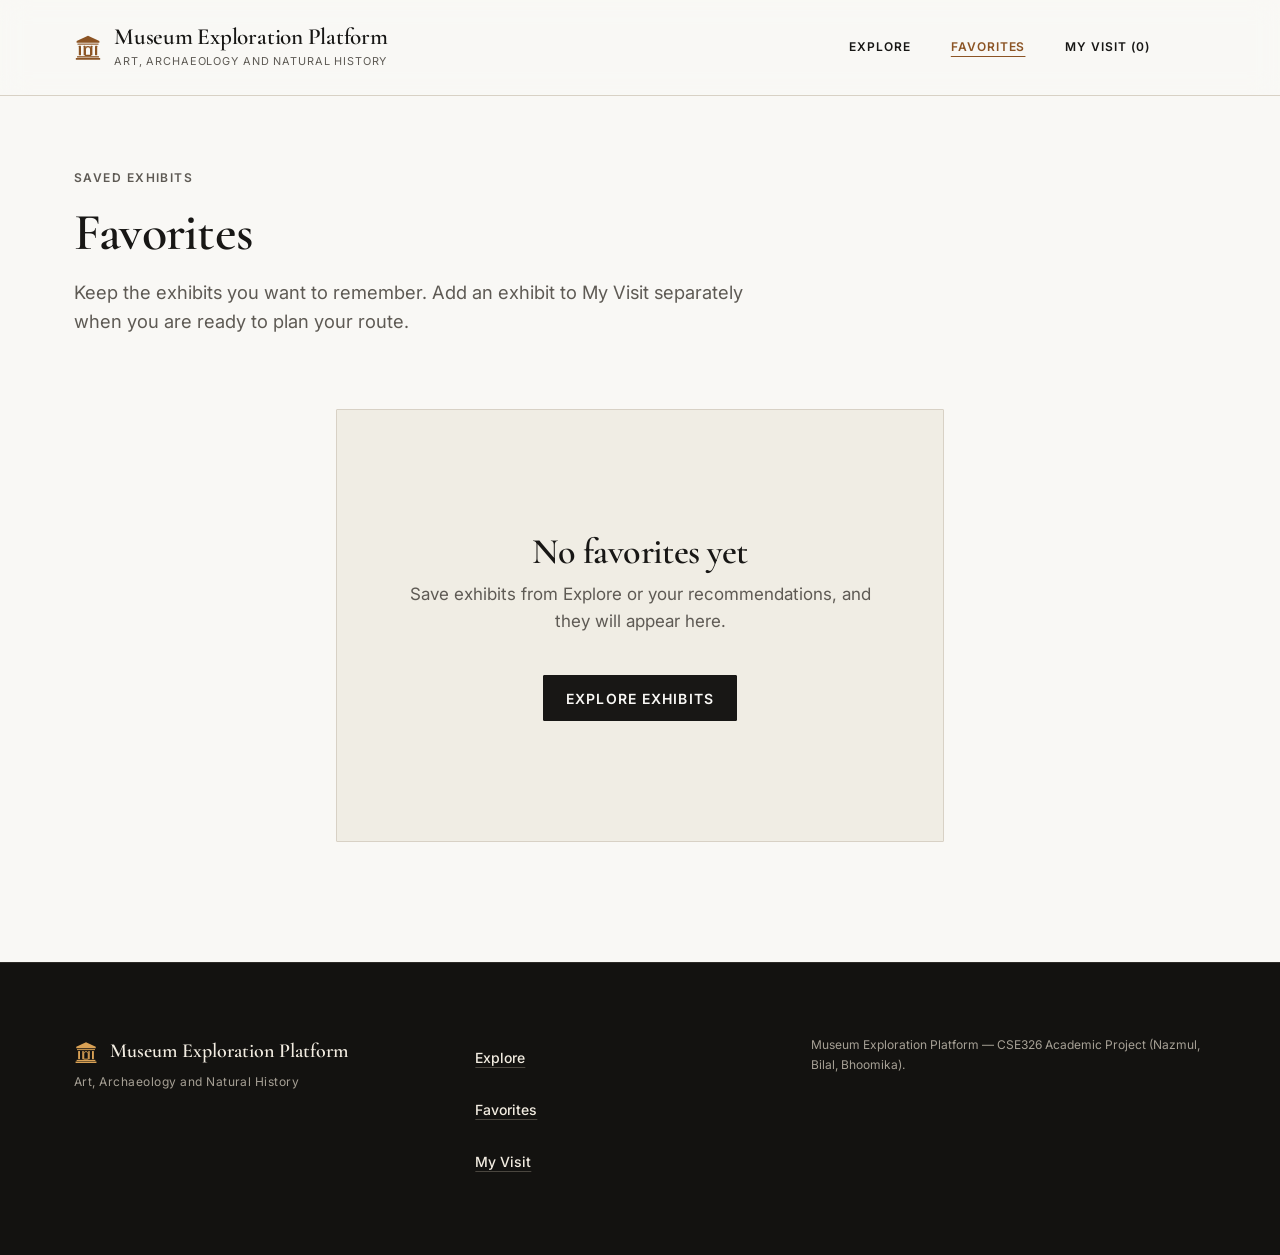
<file: favorites.html>
<!DOCTYPE html>
<html lang="en">
<head>
  <meta charset="UTF-8">
  <meta name="viewport" content="width=device-width, initial-scale=1.0">
  <title>Favorites — Museum Exploration Platform</title>
  <link rel="icon" type="image/svg+xml" href="images/logo.svg">
  <link rel="preconnect" href="https://fonts.googleapis.com">
  <link rel="preconnect" href="https://fonts.gstatic.com" crossorigin>
  <link href="https://fonts.googleapis.com/css2?family=Cormorant+Garamond:wght@500;600;700&family=Inter:wght@400;500;600&display=swap" rel="stylesheet">
  <link rel="stylesheet" href="css/style.css">
  <script src="js/data.js" defer></script>
  <script src="js/storage.js" defer></script>
  <script src="js/script.js" defer></script>
</head>
<body>
  <header class="site-header">
    <div class="container header-inner">
      <a href="index.html" class="site-brand">
        <span class="site-logo" aria-hidden="true">
          <svg class="site-logo-icon" width="28" height="28" viewBox="0 0 32 32" fill="none" xmlns="http://www.w3.org/2000/svg">
            <path d="M16 3L3 9V11H29V9L16 3Z" fill="currentColor"/>
            <rect x="4" y="12" width="24" height="1.5" fill="currentColor" opacity="0.85"/>
            <rect x="5.5" y="14.5" width="2.5" height="11" rx="0.5" fill="currentColor"/>
            <rect x="11" y="14.5" width="2" height="11" rx="0.5" fill="currentColor"/>
            <rect x="19" y="14.5" width="2" height="11" rx="0.5" fill="currentColor"/>
            <rect x="24" y="14.5" width="2.5" height="11" rx="0.5" fill="currentColor"/>
            <path d="M13 25.5V18.5C13 16.843 14.343 15.5 16 15.5C17.657 15.5 19 16.843 19 18.5V25.5H13Z" stroke="currentColor" stroke-width="1.3" fill="none"/>
            <rect x="3.5" y="26.5" width="25" height="1.5" fill="currentColor"/>
            <rect x="2" y="28.5" width="28" height="2" rx="0.5" fill="currentColor"/>
          </svg>
        </span>
        <span class="site-brand-text">
          <span class="site-title">Museum Exploration Platform</span>
          <span class="site-subtitle">Art, Archaeology and Natural History</span>
        </span>
      </a>

      <div class="header-controls">
        <button type="button" class="nav-toggle" id="nav-toggle" aria-label="Open menu" aria-expanded="false" aria-controls="site-nav">
          <span class="nav-toggle-icon" aria-hidden="true"><span></span><span></span><span></span></span>
        </button>
      </div>

      <nav class="site-nav" id="site-nav" aria-label="Main navigation">
        <ul class="nav-list">
          <li><a href="explore.html" class="nav-link">Explore</a></li>
          <li><a href="favorites.html" class="nav-link" aria-current="page">Favorites</a></li>
          <li><a href="visit.html" class="nav-link">My Visit (<span id="nav-visit-count">0</span>)</a></li>
        </ul>
      </nav>
    </div>
  </header>

  <main>
    <section class="page-section" aria-labelledby="favorites-heading">
      <div class="container">
        <header class="page-header reveal">
          <p class="label">Saved Exhibits</p>
          <h1 id="favorites-heading">Favorites</h1>
          <p class="page-intro">
            Keep the exhibits you want to remember. Add an exhibit to My Visit separately when you are ready to plan your route.
          </p>
        </header>

        <div class="card-grid" id="favorites-grid" hidden></div>

        <div class="empty-state" id="favorites-empty">
          <h2 class="empty-state-title">No favorites yet</h2>
          <p class="empty-state-text">Save exhibits from Explore or your recommendations, and they will appear here.</p>
          <a href="explore.html" class="btn btn-primary">Explore exhibits</a>
        </div>
      </div>
    </section>
  </main>

  <footer class="site-footer">
    <div class="container">
      <div class="footer-grid">
        <div class="footer-col">
          <div class="footer-brand-wrap">
            <span class="site-logo footer-logo" aria-hidden="true">
              <svg width="24" height="24" viewBox="0 0 32 32" fill="none" xmlns="http://www.w3.org/2000/svg">
                <path d="M16 3L3 9V11H29V9L16 3Z" fill="currentColor"/>
                <rect x="4" y="12" width="24" height="1.5" fill="currentColor" opacity="0.85"/>
                <rect x="5.5" y="14.5" width="2.5" height="11" rx="0.5" fill="currentColor"/>
                <rect x="11" y="14.5" width="2" height="11" rx="0.5" fill="currentColor"/>
                <rect x="19" y="14.5" width="2" height="11" rx="0.5" fill="currentColor"/>
                <rect x="24" y="14.5" width="2.5" height="11" rx="0.5" fill="currentColor"/>
                <path d="M13 25.5V18.5C13 16.843 14.343 15.5 16 15.5C17.657 15.5 19 16.843 19 18.5V25.5H13Z" stroke="currentColor" stroke-width="1.3" fill="none"/>
                <rect x="3.5" y="26.5" width="25" height="1.5" fill="currentColor"/>
                <rect x="2" y="28.5" width="28" height="2" rx="0.5" fill="currentColor"/>
              </svg>
            </span>
            <p class="footer-brand">Museum Exploration Platform</p>
          </div>
          <p class="footer-subtitle">Art, Archaeology and Natural History</p>
        </div>

        <nav class="footer-col" aria-label="Footer navigation">
          <ul class="footer-links">
            <li><a href="explore.html">Explore</a></li>
            <li><a href="favorites.html">Favorites</a></li>
            <li><a href="visit.html">My Visit</a></li>
          </ul>
        </nav>

        <div class="footer-col footer-meta">
          <p>Museum Exploration Platform — CSE326 Academic Project (Nazmul, Bilal, Bhoomika).</p>
        </div>
      </div>
    </div>
  </footer>
</body>
</html>
</file>
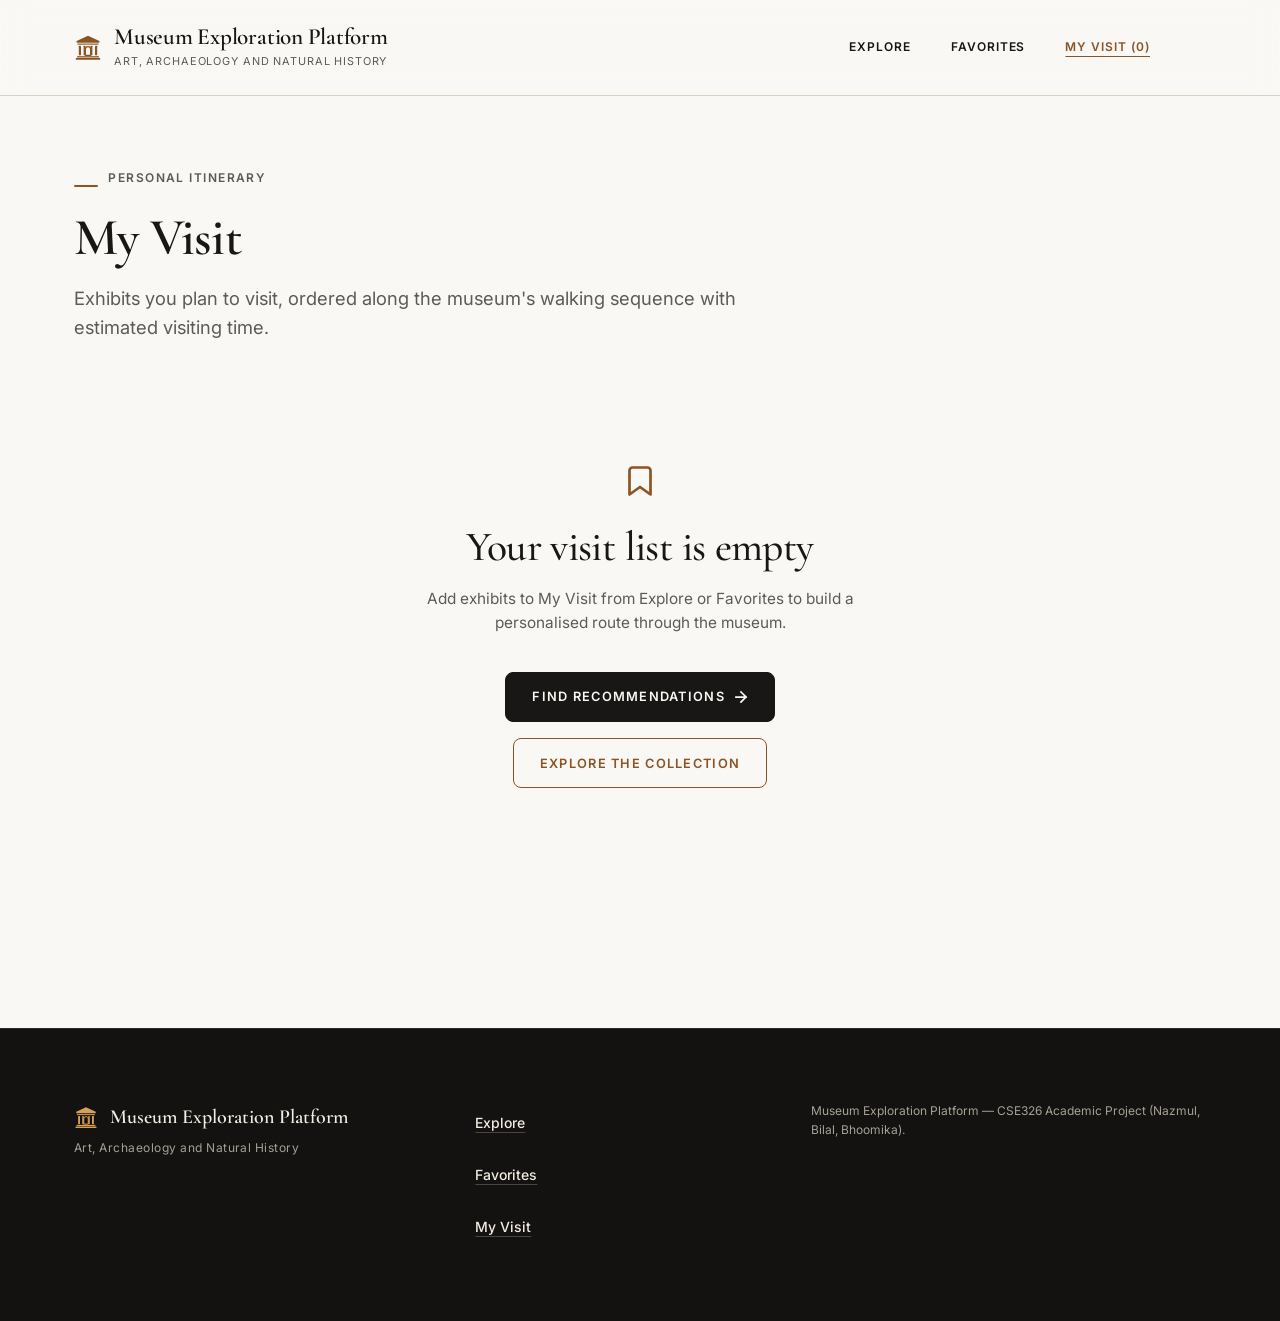
<file: visit.html>
<!DOCTYPE html>
<html lang="en">

<head>
  <meta charset="UTF-8">
  <meta name="viewport" content="width=device-width, initial-scale=1.0">
  <title>My Visit — Museum Exploration Platform</title>
  <link rel="icon" type="image/svg+xml" href="images/logo.svg">
  <link rel="preconnect" href="https://fonts.googleapis.com">
  <link rel="preconnect" href="https://fonts.gstatic.com" crossorigin>
  <link
    href="https://fonts.googleapis.com/css2?family=Cormorant+Garamond:wght@500;600;700&family=Inter:wght@400;500;600&display=swap"
    rel="stylesheet">
  <link rel="stylesheet" href="css/style.css">
  <script src="js/data.js" defer></script>
  <script src="js/storage.js" defer></script>
  <script src="js/script.js" defer></script>
</head>

<body>
  <header class="site-header">
    <div class="container header-inner">
      <a href="index.html" class="site-brand">
        <span class="site-logo" aria-hidden="true">
          <svg class="site-logo-icon" width="28" height="28" viewBox="0 0 32 32" fill="none" xmlns="http://www.w3.org/2000/svg">
            <path d="M16 3L3 9V11H29V9L16 3Z" fill="currentColor"/>
            <rect x="4" y="12" width="24" height="1.5" fill="currentColor" opacity="0.85"/>
            <rect x="5.5" y="14.5" width="2.5" height="11" rx="0.5" fill="currentColor"/>
            <rect x="11" y="14.5" width="2" height="11" rx="0.5" fill="currentColor"/>
            <rect x="19" y="14.5" width="2" height="11" rx="0.5" fill="currentColor"/>
            <rect x="24" y="14.5" width="2.5" height="11" rx="0.5" fill="currentColor"/>
            <path d="M13 25.5V18.5C13 16.843 14.343 15.5 16 15.5C17.657 15.5 19 16.843 19 18.5V25.5H13Z" stroke="currentColor" stroke-width="1.3" fill="none"/>
            <rect x="3.5" y="26.5" width="25" height="1.5" fill="currentColor"/>
            <rect x="2" y="28.5" width="28" height="2" rx="0.5" fill="currentColor"/>
          </svg>
        </span>
        <span class="site-brand-text">
          <span class="site-title">Museum Exploration Platform</span>
          <span class="site-subtitle">Art, Archaeology and Natural History</span>
        </span>
      </a>

      <div class="header-controls">
        <button type="button" class="nav-toggle" id="nav-toggle" area label="Open menu" aria-expanded="false" aria-controls="site-nav">
          <span class="nav-toggle-icon" aria-hidden="true"><span></span><span></span><span></span></span>
        </button>
      </div>

      <nav class="site-nav" id="site-nav" aria-label="Main navigation">
        <ul class="nav-list">
          <li><a href="explore.html" class="nav-link">Explore</a></li>
          <li><a href="favorites.html" class="nav-link">Favorites</a></li>
          <li><a href="visit.html" class="nav-link" aria-current="page">My Visit (<span id="nav-visit-count">0</span>)</a></li>
        </ul>
      </nav>
    </div>
  </header>

  <main>
    <section class="page-section" aria-labelledby="visit-heading">
      <div class="container">
        <header class="page-header reveal">
          <div class="eyebrow-row">
            <span class="eyebrow-dash" aria-hidden="true"></span>
            <p class="label">Personal Itinerary</p>
          </div>
          <h1 id="visit-heading">My Visit</h1>
          <p class="page-intro">
            Exhibits you plan to visit, ordered along the museum's walking sequence with estimated visiting time.
          </p>
        </header>

        <div class="visit-summary-bar reveal" id="visit-summary-bar" hidden>
          <div class="visit-summary" id="visit-summary"></div>
          <button type="button" class="btn-clear-visit" id="clear-visit-btn">
            <svg width="14" height="14" viewBox="0 0 24 24" fill="none" stroke="currentColor" stroke-width="2" stroke-linecap="round" stroke-linejoin="round" aria-hidden="true">
              <polyline points="3 6 5 6 21 6"></polyline>
              <path d="M19 6v14a2 2 0 0 1-2 2H7a2 2 0 0 1-2-2V6m3 0V4a2 2 0 0 1 2-2h4a2 2 0 0 1 2 2v2"></path>
            </svg>
            <span>Clear all</span>
          </button>
        </div>

        <div class="visit-route" id="visit-route" hidden></div>

        <div class="empty-state visit-empty-state reveal" id="visit-empty" hidden>
          <svg class="visit-empty-icon" width="36" height="36" viewBox="0 0 24 24" fill="none" stroke="currentColor" stroke-width="1.8" stroke-linecap="round" stroke-linejoin="round" aria-hidden="true">
            <path d="M19 21l-7-5-7 5V5a2 2 0 0 1 2-2h10a2 2 0 0 1 2 2z"></path>
          </svg>
          <h2 class="empty-state-title visit-empty-title">Your visit list is empty</h2>
          <p class="empty-state-text visit-empty-text">Add exhibits to My Visit from Explore or Favorites to build a personalised route through the museum.</p>
          <div class="visit-empty-actions">
            <a href="explore.html#discover" class="btn-empty-primary">
              <span>Find recommendations</span>
              <svg width="14" height="14" viewBox="0 0 14 14" fill="none" aria-hidden="true">
                <path d="M2 7H12M12 7L7 2M12 7L7 12" stroke="currentColor" stroke-width="1.75" stroke-linecap="square"/>
              </svg>
            </a>
            <a href="explore.html" class="btn-empty-secondary">Explore the collection</a>
          </div>
        </div>
      </div>
    </section>
  </main>

  <footer class="site-footer">
    <div class="container">
      <div class="footer-grid">
        <div class="footer-col">
          <div class="footer-brand-wrap">
            <span class="site-logo footer-logo" aria-hidden="true">
              <svg width="24" height="24" viewBox="0 0 32 32" fill="none" xmlns="http://www.w3.org/2000/svg">
                <path d="M16 3L3 9V11H29V9L16 3Z" fill="currentColor"/>
                <rect x="4" y="12" width="24" height="1.5" fill="currentColor" opacity="0.85"/>
                <rect x="5.5" y="14.5" width="2.5" height="11" rx="0.5" fill="currentColor"/>
                <rect x="11" y="14.5" width="2" height="11" rx="0.5" fill="currentColor"/>
                <rect x="19" y="14.5" width="2" height="11" rx="0.5" fill="currentColor"/>
                <rect x="24" y="14.5" width="2.5" height="11" rx="0.5" fill="currentColor"/>
                <path d="M13 25.5V18.5C13 16.843 14.343 15.5 16 15.5C17.657 15.5 19 16.843 19 18.5V25.5H13Z" stroke="currentColor" stroke-width="1.3" fill="none"/>
                <rect x="3.5" y="26.5" width="25" height="1.5" fill="currentColor"/>
                <rect x="2" y="28.5" width="28" height="2" rx="0.5" fill="currentColor"/>
              </svg>
            </span>
            <p class="footer-brand">Museum Exploration Platform</p>
          </div>
          <p class="footer-subtitle">Art, Archaeology and Natural History</p>
        </div>

        <nav class="footer-col" aria-label="Footer navigation">
          <ul class="footer-links">
            <li><a href="explore.html">Explore</a></li>
            <li><a href="favorites.html">Favorites</a></li>
            <li><a href="visit.html">My Visit</a></li>
          </ul>
        </nav>

        <div class="footer-col footer-meta">
          <p>Museum Exploration Platform — CSE326 Academic Project (Nazmul, Bilal, Bhoomika).</p>
        </div>
      </div>
    </div>
  </footer>

</body>
</html>
</file>
<file: css/style.css>
:root {
  color-scheme: light;

  /* Museum Exploration Platform (Light Theme) */
  --color-bg: #F9F8F5;
  --color-surface: #F0EDE4;
  --color-surface-raised: #FFFFFF;
  --color-text: #181715;
  --color-text-muted: #5E5A54;
  --color-border: #D8D1C5;
  --color-border-ui: #7A746B;
  --color-accent: #8C5424;
  --color-accent-hover: #70421B;
  --color-accent-text: #FFFFFF;
  --color-overlay: rgba(19, 18, 16, 0.72);
  --color-header-bg: rgba(249, 248, 245, 0.72);
  --color-hero-accent: #D9A155;
  --header-h: 74px;
  --shadow-soft: 0 10px 30px -10px rgba(24, 23, 21, 0.08);

  /* Typography */
  --font-heading: "Cormorant Garamond", Georgia, "Times New Roman", serif;
  --font-body: "Inter", -apple-system, BlinkMacSystemFont, "Segoe UI", Roboto, sans-serif;

  /* Fluid type scale (clamp) */
  --text-display: clamp(2.75rem, 6vw, 4.5rem);
  --text-h1: clamp(2.25rem, 4.5vw, 3.25rem);
  --text-h2: clamp(1.75rem, 3vw, 2.25rem);
  --text-h3: clamp(1.25rem, 2vw, 1.5rem); /* min 20px (1.25rem) */
  --text-base: 1.0625rem;
  --text-sm: 0.875rem;
  --text-xs: 0.75rem;

  /* Spacing scale */
  --container-max: 1180px;
  --space-2xs: 0.25rem;
  --space-xs: 0.5rem;
  --space-sm: 1rem;
  --space-md: 1.5rem;
  --space-lg: 2.5rem;
  --space-xl: 4.5rem;
  --space-2xl: 7.5rem;

  /* Physical shape & motion */
  --radius: 1px;
  --card-ratio: 4 / 5;
  --transition: 0.25s ease;
}

*,
*::before,
*::after {
  box-sizing: border-box;
}

html {
  scroll-behavior: smooth;
}

body {
  margin: 0;
  min-height: 100vh;
  display: flex;
  flex-direction: column;
  font-family: var(--font-body);
  font-size: var(--text-base);
  line-height: 1.65;
  color: var(--color-text);
  background-color: var(--color-bg);
}

@media (prefers-reduced-motion: reduce) {
  *,
  *::before,
  *::after {
    animation-duration: 0.01ms !important;
    animation-iteration-count: 1 !important;
    transition-duration: 0.01ms !important;
    scroll-behavior: auto !important;
  }

  html.js-reveal .reveal {
    opacity: 1 !important;
    transform: none !important;
    transition: none !important;
  }

  .site-header {
    transition: none !important;
  }

  .exhibit-card,
  .exhibit-card:hover,
  .exhibit-card-media img,
  .exhibit-card:hover .exhibit-card-media img,
  .card-bookmark-btn,
  .card-bookmark-btn:hover,
  .exhibit-card-view-link,
  .exhibit-card-view-link .arrow,
  .exhibit-card-view-link:hover .arrow,
  .btn-hero-primary,
  .btn-hero-primary:hover,
  .btn-hero-primary .hero-btn-arrow,
  .btn-hero-secondary,
  .btn-hero-secondary:hover {
    transform: none !important;
    filter: none !important;
    transition: none !important;
  }
}

main {
  flex: 1;
  padding-top: var(--header-h);
}

.site-header--home + main {
  padding-top: 0;
}

img {
  display: block;
  max-width: 100%;
  height: auto;
}

h1,
h2,
h3 {
  font-family: var(--font-heading);
  font-weight: 600;
  line-height: 1.18;
  color: var(--color-text);
  margin: 0 0 var(--space-sm);
  letter-spacing: -0.015em;
}

h1 {
  font-size: var(--text-h1);
  line-height: 1.12;
}

h2 {
  font-size: var(--text-h2);
  line-height: 1.2;
}

h3 {
  font-size: var(--text-h3);
  line-height: 1.3;
}

p {
  margin: 0 0 var(--space-sm);
}

a {
  color: var(--color-text);
  transition: color var(--transition);
}

a:focus-visible,
button:focus-visible {
  outline: 2px solid var(--color-accent);
  outline-offset: 3px;
}

.container {
  width: 100%;
  max-width: var(--container-max);
  margin: 0 auto;
  padding-left: var(--space-sm);
  padding-right: var(--space-sm);
}

.label {
  font-size: var(--text-xs);
  font-weight: 600;
  text-transform: uppercase;
  letter-spacing: 0.12em;
  color: var(--color-text-muted);
}

/* Buttons */
.btn {
  display: inline-flex;
  align-items: center;
  justify-content: center;
  gap: 0.5rem;
  min-height: 44px;
  padding: 0.65rem 1.4rem;
  font-family: var(--font-body);
  font-size: var(--text-sm);
  font-weight: 600;
  text-transform: uppercase;
  letter-spacing: 0.08em;
  text-decoration: none;
  border-radius: var(--radius);
  cursor: pointer;
  transition: background-color var(--transition), color var(--transition), border-color var(--transition), transform var(--transition), box-shadow var(--transition);
}

.btn:active {
  transform: translateY(1px) scale(0.99);
}

.btn:disabled,
.btn[aria-disabled="true"] {
  opacity: 0.45;
  cursor: not-allowed;
  pointer-events: none;
}

.btn-primary {
  background-color: var(--color-text);
  color: var(--color-bg);
  border: 1px solid var(--color-text);
}

.btn-primary:hover {
  background-color: var(--color-accent);
  border-color: var(--color-accent);
  color: var(--color-accent-text);
}

.btn-secondary {
  background-color: transparent;
  color: var(--color-text);
  border: 1px solid var(--color-border-ui);
}

.btn-secondary:hover {
  background-color: var(--color-surface);
  border-color: var(--color-text);
  color: var(--color-text);
}

.save-btn.is-saved {
  background-color: var(--color-text);
  color: var(--color-bg);
  border-color: var(--color-text);
}

.save-btn.is-saved:hover {
  background-color: var(--color-accent);
  border-color: var(--color-accent);
  color: var(--color-accent-text);
}

.visit-add-btn.is-in-visit {
  border-color: var(--color-accent);
  color: var(--color-accent);
}

.visit-add-btn.is-in-visit:hover {
  background-color: var(--color-accent);
  border-color: var(--color-accent);
  color: var(--color-accent-text);
}

[hidden] {
  display: none !important;
}

/* Shared header and navigation */
.site-header {
  position: fixed;
  top: 0;
  left: 0;
  right: 0;
  width: 100%;
  z-index: 100;
  background-color: var(--color-header-bg);
  -webkit-backdrop-filter: blur(14px);
  backdrop-filter: blur(14px);
  border-bottom: 1px solid var(--color-border);
  transform: translateY(0);
  transition: transform 0.35s ease, background-color var(--transition), border-color var(--transition), box-shadow var(--transition), color var(--transition);
}

@supports not ((backdrop-filter: blur(1px)) or (-webkit-backdrop-filter: blur(1px))) {
  .site-header {
    background-color: var(--color-bg);
  }
  .site-header.is-home-top {
    background-color: #131210;
  }
}

.site-header.is-scrolled {
  border-bottom-color: var(--color-border);
  box-shadow: var(--shadow-soft);
}

/* Hide on scroll down past 120px */
.site-header.is-hidden {
  transform: translateY(-100%);
}

/* Keyboard accessibility: never hide while focus is within header */
.site-header:focus-within {
  transform: translateY(0) !important;
}

/* Solid background when mobile nav is open */
.site-header.has-nav-open {
  background-color: var(--color-bg);
}

/* Home page top state: dark translucent tint over hero photo */
.site-header.is-home-top {
  background-color: rgba(10, 9, 8, 0.35);
  border-bottom-color: rgba(255, 255, 255, 0.12);
  color: #F2ECE1;
}

.site-header.is-home-top.has-nav-open {
  background-color: rgba(19, 18, 16, 0.95);
}

.site-header.is-home-top .site-title,
.site-header.is-home-top .nav-link,
.site-header.is-home-top .nav-toggle {
  color: #F2ECE1;
}

.site-header.is-home-top .site-subtitle {
  color: #D8D1C5;
}

.site-header.is-home-top .site-brand:hover .site-title {
  color: #D9A155;
}

.site-header.is-home-top .nav-link:hover,
.site-header.is-home-top .nav-link[aria-current="page"] {
  color: #D9A155;
  text-decoration-color: #D9A155;
}

.site-header.is-home-top .nav-toggle {
  color: #F2ECE1;
  border-color: rgba(255, 255, 255, 0.3);
}

.site-header.is-home-top .nav-toggle:hover {
  background-color: rgba(255, 255, 255, 0.12);
  border-color: #F2ECE1;
}

.header-inner {
  display: flex;
  flex-wrap: wrap;
  align-items: center;
  justify-content: space-between;
  gap: var(--space-sm);
  padding-top: var(--space-sm);
  padding-bottom: var(--space-sm);
}

.site-brand {
  flex: 1;
  min-width: 0;
  display: flex;
  flex-direction: row;
  align-items: center;
  gap: 0.75rem;
  min-height: 44px;
  text-decoration: none;
  color: var(--color-text);
}

.site-logo {
  display: inline-flex;
  align-items: center;
  justify-content: center;
  color: var(--color-hero-accent);
  flex-shrink: 0;
  transition: transform var(--transition), color var(--transition);
}

.site-logo {
  color: var(--color-accent);
}

.site-brand:hover .site-logo {
  transform: scale(1.05);
}

.site-brand-text {
  display: flex;
  flex-direction: column;
  justify-content: center;
  min-width: 0;
}

.site-title {
  font-family: var(--font-heading);
  font-size: clamp(1.15rem, 1.8vw, 1.4rem);
  font-weight: 600;
  line-height: 1.15;
  letter-spacing: -0.01em;
  white-space: nowrap;
  transition: color var(--transition);
}

.site-brand:hover .site-title {
  color: var(--color-hero-accent);
}

.site-brand:hover .site-title {
  color: var(--color-accent);
}

.site-subtitle {
  font-size: 0.68rem;
  color: var(--color-text-muted);
  letter-spacing: 0.08em;
  text-transform: uppercase;
  margin-top: 2px;
}

.header-controls {
  display: flex;
  align-items: center;
  gap: var(--space-xs);
}

.nav-toggle {
  flex-shrink: 0;
  display: inline-flex;
  align-items: center;
  justify-content: center;
  min-height: 44px;
  min-width: 44px;
  background-color: transparent;
  color: var(--color-text);
  border: 1px solid var(--color-border-ui);
  border-radius: var(--radius);
  cursor: pointer;
  transition: background-color var(--transition), border-color var(--transition);
}

.nav-toggle:hover {
  background-color: var(--color-surface);
  border-color: var(--color-text);
}
.nav-toggle-icon {
  position: relative;
  display: block;
  width: 20px;
  height: 2px;
  background-color: currentColor;
  transition: background-color 0.2s ease, transform 0.25s ease;
}

.nav-toggle-icon::before,
.nav-toggle-icon::after {
  content: "";
  position: absolute;
  left: 0;
  width: 20px;
  height: 2px;
  background-color: currentColor;
  transition: top 0.25s ease, bottom 0.25s ease, transform 0.25s ease;
}

.nav-toggle-icon::before {
  top: -7px;
}

.nav-toggle-icon::after {
  bottom: -7px;
}

.nav-toggle.is-open .nav-toggle-icon {
  background-color: transparent;
}

.nav-toggle.is-open .nav-toggle-icon::before {
  top: 0;
  transform: rotate(45deg);
}

.nav-toggle.is-open .nav-toggle-icon::after {
  bottom: 0;
  transform: rotate(-45deg);
}
.site-nav {
  display: grid;
  grid-template-rows: 0fr;
  width: 100%;
  border-top: 1px solid transparent;
  padding-top: 0;
  opacity: 0;
  visibility: hidden;
  pointer-events: none;
  overflow: hidden;
  transition: grid-template-rows 0.32s cubic-bezier(0.25, 1, 0.5, 1),
              opacity 0.24s ease,
              padding-top 0.32s cubic-bezier(0.25, 1, 0.5, 1),
              border-color 0.32s ease,
              visibility 0s linear 0.32s;
}

.site-nav.is-open {
  grid-template-rows: 1fr;
  border-top-color: var(--color-border);
  padding-top: var(--space-xs);
  opacity: 1;
  visibility: visible;
  pointer-events: auto;
  transition: grid-template-rows 0.35s cubic-bezier(0.25, 1, 0.5, 1),
              opacity 0.3s ease,
              padding-top 0.35s cubic-bezier(0.25, 1, 0.5, 1),
              border-color 0.35s ease,
              visibility 0s linear 0s;
}

.site-nav > .nav-list {
  min-height: 0;
  overflow: hidden;
  transform: translateY(-8px);
  transition: transform 0.35s cubic-bezier(0.25, 1, 0.5, 1);
}

.site-nav.is-open > .nav-list {
  transform: translateY(0);
}

.nav-list {
  list-style: none;
  margin: 0;
  padding: 0;
  display: flex;
  flex-direction: column;
}

.nav-link {
  display: flex;
  align-items: center;
  min-height: 44px;
  font-size: var(--text-xs);
  font-weight: 600;
  letter-spacing: 0.08em;
  text-transform: uppercase;
  text-decoration: none;
  color: var(--color-text);
  transition: color var(--transition);
}

.nav-link:hover,
.nav-link[aria-current="page"] {
  color: var(--color-accent);
  text-decoration: underline;
  text-underline-offset: 5px;
}

/* ==========================================================================
   Home Page: Editorial Photography and Sections
   ========================================================================== */

/* Full-width Photography Hero */
.hero-full {
  position: relative;
  min-height: 100vh;
  min-height: 100dvh;
  display: flex;
  align-items: center;
  background-color: #131210;
  overflow: hidden;
}

@media (min-width: 600px) {
  .hero-full {
    min-height: 100vh;
    min-height: 100dvh;
    align-items: center;
  }
}

@media (min-width: 1000px) {
  .hero-full {
    min-height: 100vh;
    min-height: 100dvh;
    align-items: center;
  }
}

.hero-full-bg {
  position: absolute;
  inset: 0;
  width: 100%;
  height: 100%;
  object-fit: cover;
  z-index: 1;
}

.hero-full-scrim {
  position: absolute;
  inset: 0;
  background:
    radial-gradient(
      ellipse at 85% 20%,
      rgba(217, 161, 85, 0.14) 0%,
      transparent 60%
    ),
    linear-gradient(
      105deg,
      rgba(10, 9, 8, 0.92) 0%,
      rgba(10, 9, 8, 0.74) 42%,
      rgba(10, 9, 8, 0.38) 75%,
      rgba(10, 9, 8, 0.18) 100%
    ),
    linear-gradient(
      to bottom,
      rgba(10, 9, 8, 0.65) 0%,
      transparent 30%,
      rgba(10, 9, 8, 0.45) 70%,
      rgba(10, 9, 8, 0.96) 100%
    );
  z-index: 2;
  pointer-events: none;
}

.hero-full-container {
  position: relative;
  z-index: 3;
  width: 100%;
  padding-top: calc(var(--header-h) + var(--space-md));
  padding-bottom: var(--space-lg);
  color: #F2ECE1;
}

@media (min-width: 600px) {
  .hero-full-container {
    padding-top: calc(var(--header-h) + var(--space-lg));
    padding-bottom: var(--space-xl);
  }
}

@media (min-width: 1000px) {
  .hero-full-container {
    padding-top: calc(var(--header-h) + var(--space-xl));
    padding-bottom: var(--space-2xl);
  }
}

.hero-full-container .hero-content {
  max-width: 52rem;
}

.hero-eyebrow {
  font-size: var(--text-xs);
  font-weight: 600;
  text-transform: uppercase;
  letter-spacing: 0.16em;
  color: var(--color-hero-accent) !important;
  margin-bottom: var(--space-xs);
}

.hero-full-container .display-title {
  font-family: var(--font-heading);
  font-size: clamp(1.85rem, 6.5vw, 2.35rem);
  font-weight: 600;
  line-height: 1.15;
  letter-spacing: 0.02em;
  text-transform: uppercase;
  color: #F2ECE1;
  margin-bottom: var(--space-md);
  max-width: 24ch;
  overflow-wrap: break-word;
  word-break: normal;
}

@media (min-width: 600px) {
  .hero-full-container .display-title {
    font-size: clamp(2.35rem, 4.2vw, 3.65rem);
  }
}

.hero-title-line {
  display: block;
}

.hero-accent {
  color: var(--color-hero-accent);
}

.hero-full-container .hero-lead {
  font-size: clamp(1.05rem, 1.35vw, 1.2rem);
  line-height: 1.65;
  color: #E6E0D4;
  max-width: 38rem;
  margin-bottom: var(--space-lg);
}

/* Hero Stagger Entrance */
.hero-content .hero-eyebrow,
.hero-content .hero-title-line,
.hero-content .hero-lead,
.hero-content .hero-actions {
  opacity: 1;
  transform: translateY(0);
}

html.js-hero-stagger .hero-content .hero-eyebrow,
html.js-hero-stagger .hero-content .hero-title-line,
html.js-hero-stagger .hero-content .hero-lead,
html.js-hero-stagger .hero-content .hero-actions {
  opacity: 0;
  transform: translateY(24px);
  transition: opacity 0.8s cubic-bezier(0.2, 0.8, 0.2, 1), transform 0.8s cubic-bezier(0.2, 0.8, 0.2, 1);
  will-change: opacity, transform;
}

html.js-hero-stagger .hero-content .hero-eyebrow {
  transition-delay: 0.05s;
}

html.js-hero-stagger .hero-content .hero-title-line:nth-child(1) {
  transition-delay: 0.15s;
}

html.js-hero-stagger .hero-content .hero-title-line:nth-child(2) {
  transition-delay: 0.25s;
}

html.js-hero-stagger .hero-content .hero-lead {
  transition-delay: 0.35s;
}

html.js-hero-stagger .hero-content .hero-actions {
  transition-delay: 0.45s;
}

html.js-hero-stagger .hero-content.is-lifted .hero-eyebrow,
html.js-hero-stagger .hero-content.is-lifted .hero-title-line,
html.js-hero-stagger .hero-content.is-lifted .hero-lead,
html.js-hero-stagger .hero-content.is-lifted .hero-actions {
  opacity: 1;
  transform: translateY(0);
}

@media (prefers-reduced-motion: reduce) {
  html.js-hero-stagger .hero-content .hero-eyebrow,
  html.js-hero-stagger .hero-content .hero-title-line,
  html.js-hero-stagger .hero-content .hero-lead,
  html.js-hero-stagger .hero-content .hero-actions {
    opacity: 1 !important;
    transform: none !important;
    transition: none !important;
  }
}

.hero-full-container .hero-actions {
  display: flex;
  flex-wrap: wrap;
  align-items: center;
  gap: var(--space-sm);
  margin-top: var(--space-xs);
}

/* Primary Hero Button: luminous, confident, inviting */
.btn-hero-primary {
  background-color: var(--color-hero-accent);
  color: #131210 !important;
  border: 1px solid var(--color-hero-accent);
  font-weight: 600;
  letter-spacing: 0.04em;
  padding: 0.8rem 1.65rem;
  box-shadow: 0 4px 18px rgba(0, 0, 0, 0.28);
  transition: transform 0.25s cubic-bezier(0.2, 0.8, 0.2, 1), 
              background-color 0.25s ease, 
              border-color 0.25s ease, 
              box-shadow 0.25s ease;
}

.btn-hero-primary .hero-btn-arrow {
  display: inline-block;
  font-size: 1.1em;
  line-height: 1;
  transition: transform 0.25s ease;
}

@media (hover: hover) and (pointer: fine) {
  .btn-hero-primary:hover {
    background-color: #E2B06A;
    border-color: #E2B06A;
    color: #131210 !important;
    transform: translateY(-2px);
    box-shadow: 0 8px 24px rgba(217, 161, 85, 0.35);
  }

  .btn-hero-primary:hover .hero-btn-arrow {
    transform: translateX(4px);
  }
}

.btn-hero-primary:active {
  transform: translateY(0);
  box-shadow: 0 2px 8px rgba(0, 0, 0, 0.25);
}

.btn-hero-primary:focus-visible {
  outline: 2px solid #FFFFFF;
  outline-offset: 3px;
}

/* Secondary Hero Button: architectural outline, clearly differentiated */
.btn-hero-secondary {
  background-color: transparent;
  color: #F2ECE1 !important;
  border: 1px solid rgba(242, 236, 225, 0.45);
  font-weight: 600;
  letter-spacing: 0.04em;
  padding: 0.8rem 1.65rem;
  transition: transform 0.25s cubic-bezier(0.2, 0.8, 0.2, 1), 
              background-color 0.25s ease, 
              border-color 0.25s ease, 
              color 0.25s ease, 
              box-shadow 0.25s ease;
}

@media (hover: hover) and (pointer: fine) {
  .btn-hero-secondary:hover {
    background-color: rgba(242, 236, 225, 0.12);
    border-color: #F2ECE1;
    color: #FFFFFF !important;
    transform: translateY(-2px);
    box-shadow: 0 6px 20px rgba(0, 0, 0, 0.25);
  }
}

.btn-hero-secondary:active {
  transform: translateY(0);
}

.btn-hero-secondary:focus-visible {
  outline: 2px solid var(--color-hero-accent);
  outline-offset: 3px;
}

.home-section {
  padding-top: var(--space-xl);
  padding-bottom: var(--space-xl);
  border-top: 1px solid var(--color-border);
}

/* Section Background Rhythm */
.section-bg-base {
  background-color: var(--color-bg);
}

.section-bg-surface {
  background-color: var(--color-surface);
}

/* Site Guide (How it works — Plan your visit in three steps) */
.guide-section {
  position: relative;
  overflow: visible;
}

.guide-header {
  margin-bottom: 2.75rem;
  max-width: 48rem;
}

.guide-heading {
  font-family: var(--font-heading);
  font-size: clamp(2rem, 3.8vw, 2.75rem);
  font-weight: 500;
  line-height: 1.15;
  color: var(--color-text);
  margin: 0.25rem 0 0.5rem;
}

.guide-subtitle {
  font-family: var(--font-body);
  font-size: clamp(0.92rem, 1.25vw, 1.05rem);
  color: var(--color-text-muted);
  line-height: 1.5;
  margin: 0;
}

.guide-stepper-container {
  position: relative;
  padding-top: 1.5rem;
}

.guide-grid {
  position: relative;
  display: grid;
  grid-template-columns: 1fr;
  gap: 3.5rem 1.5rem;
}

@media (min-width: 900px) {
  .guide-grid {
    grid-template-columns: repeat(3, 1fr);
    gap: 1.5rem;
  }

  /* Architectural connecting stepper line */
  .guide-stepper-container::before {
    content: "";
    position: absolute;
    top: calc(1.5rem + 1px);
    left: calc(100% / 6);
    right: calc(100% / 6);
    height: 1px;
    background: rgba(217, 161, 85, 0.45);
    z-index: 1;
    pointer-events: none;
  }

  .guide-stepper-container::before {
    background: rgba(163, 92, 58, 0.35);
  }
}

.guide-card {
  position: relative;
  display: flex;
  flex-direction: column;
  height: 100%;
  background-color: var(--color-surface);
  border: 1px solid var(--color-border);
  border-radius: 16px;
  padding: 2.75rem 2rem 2rem;
  transition: transform 0.3s cubic-bezier(0.2, 0.8, 0.2, 1), 
              box-shadow 0.3s cubic-bezier(0.2, 0.8, 0.2, 1), 
              border-color 0.25s ease;
}

@media (hover: hover) and (pointer: fine) {
  .guide-card:hover {
    transform: translateY(-4px);
    border-color: rgba(217, 161, 85, 0.35);
    box-shadow: 0 14px 32px -6px rgba(0, 0, 0, 0.5);
  }

  .guide-card:hover {
    border-color: rgba(163, 92, 58, 0.35);
    box-shadow: 0 10px 24px -4px rgba(0, 0, 0, 0.08);
  }
}

/* Circular Node centered on top of each card */
.guide-node {
  position: absolute;
  top: 0;
  left: 50%;
  transform: translate(-50%, -50%);
  width: 50px;
  height: 50px;
  border-radius: 50%;
  background-color: var(--color-bg);
  border: 1px solid rgba(217, 161, 85, 0.5);
  display: flex;
  align-items: center;
  justify-content: center;
  color: var(--color-hero-accent);
  z-index: 3;
  transition: transform 0.25s ease, border-color 0.25s ease;
}

.guide-node {
  border-color: rgba(163, 92, 58, 0.5);
  color: var(--color-accent);
}

@media (hover: hover) and (pointer: fine) {
  .guide-card:hover .guide-node {
    transform: translate(-50%, -50%) scale(1.08);
    border-color: var(--color-hero-accent);
  }

  .guide-card:hover .guide-node {
    border-color: var(--color-accent);
  }
}

.guide-node-icon {
  width: 19px;
  height: 19px;
  stroke: currentColor;
}

.guide-num {
  font-family: var(--font-body);
  font-size: 0.88rem;
  font-weight: 700;
  letter-spacing: 0.08em;
  color: var(--color-hero-accent);
  margin-bottom: 0.65rem;
  display: block;
}

.guide-num {
  color: var(--color-accent);
}

.guide-title {
  font-family: var(--font-heading);
  font-size: 1.45rem;
  font-weight: 600;
  line-height: 1.25;
  color: var(--color-text);
  margin: 0 0 0.75rem;
  transition: color var(--transition);
}

.guide-card:hover .guide-title {
  color: var(--color-hero-accent);
}

.guide-card:hover .guide-title {
  color: var(--color-accent);
}

.guide-desc {
  font-family: var(--font-body);
  font-size: 0.85rem;
  line-height: 1.55;
  color: var(--color-text-muted);
  margin: 0 0 1.75rem;
  min-height: calc(0.85rem * 1.55 * 3);
}

.btn-guide-action {
  display: inline-flex;
  align-items: center;
  gap: 0.5rem;
  padding: 0.65rem 1.25rem;
  border-radius: 8px;
  border: 1px solid rgba(217, 161, 85, 0.45);
  background: transparent;
  color: var(--color-text);
  font-family: var(--font-body);
  font-size: 0.82rem;
  font-weight: 600;
  text-decoration: none;
  margin-top: auto;
  align-self: flex-start;
  transition: transform 0.2s ease, background-color var(--transition), border-color var(--transition), color var(--transition);
}

.btn-guide-action .btn-arrow {
  display: inline-block;
  transition: transform 0.2s ease;
  color: var(--color-hero-accent);
}

.btn-guide-action .btn-arrow {
  color: var(--color-accent);
}

@media (hover: hover) and (pointer: fine) {
  .btn-guide-action:hover {
    background-color: rgba(217, 161, 85, 0.12);
    border-color: var(--color-hero-accent);
    color: var(--color-hero-accent);
    transform: translateY(-1px);
  }

  .btn-guide-action:hover {
    background-color: rgba(163, 92, 58, 0.1);
    border-color: var(--color-accent);
    color: var(--color-accent);
  }

  .btn-guide-action:hover .btn-arrow {
    transform: translateX(3px);
  }
}

.btn-guide-action:focus-visible {
  outline: 2px solid var(--color-hero-accent);
  outline-offset: 3px;
}

.section-header {
  margin-bottom: var(--space-lg);
}

.section-header h2 {
  margin-bottom: 0;
}

.section-header-row {
  display: flex;
  flex-direction: column;
  align-items: flex-start;
  gap: var(--space-xs);
  margin-bottom: var(--space-lg);
}

.text-link {
  display: inline-flex;
  align-items: center;
  min-height: 44px;
  font-family: var(--font-body);
  font-size: var(--text-sm);
  font-weight: 600;
  text-decoration: underline;
  text-underline-offset: 5px;
  text-decoration-thickness: 1px;
  text-decoration-color: var(--color-border);
  color: var(--color-text);
  transition: color var(--transition), text-decoration-color var(--transition);
}

.text-link:hover {
  color: var(--color-accent);
  text-decoration-color: var(--color-accent);
}

.text-link:focus-visible {
  outline: 2px solid var(--color-accent);
  outline-offset: 3px;
}

/* Back link with directional arrow */
.back-link {
  display: inline-flex;
  align-items: center;
  gap: var(--space-2xs);
  text-decoration: none;
}

.back-link .link-arrow {
  display: inline-block;
  font-size: 1.15em;
  line-height: 1;
  transition: transform var(--transition), color var(--transition);
}

.back-link:hover {
  text-decoration: none;
}

.back-link:hover .link-arrow {
  transform: translateX(-4px);
}

.back-link:hover span:last-child {
  text-decoration: underline;
  text-underline-offset: 5px;
}

.eyebrow-row {
  display: flex;
  align-items: center;
  gap: 0.65rem;
  margin-bottom: 0.35rem;
}

.eyebrow-dash {
  display: inline-block;
  width: 24px;
  height: 2px;
  background-color: var(--color-hero-accent);
  border-radius: 1px;
  flex-shrink: 0;
}

.eyebrow-dash {
  background-color: var(--color-accent);
}

/* Interests Section & Header (Follow your curiosity) */
.interests-header-row {
  display: flex;
  flex-direction: column;
  gap: 1.25rem;
  margin-bottom: var(--space-xl);
}

@media (min-width: 900px) {
  .interests-header-row {
    flex-direction: row;
    justify-content: space-between;
    align-items: flex-end;
  }
}

.interests-heading {
  font-family: var(--font-heading);
  font-size: clamp(2rem, 3.8vw, 2.75rem);
  font-weight: 500;
  line-height: 1.15;
  color: var(--color-text);
  margin: 0.25rem 0 0.5rem;
}

.interests-subtitle {
  font-family: var(--font-body);
  font-size: clamp(0.92rem, 1.25vw, 1.05rem);
  color: var(--color-text-muted);
  line-height: 1.5;
  margin: 0;
  max-width: 52ch;
}

.btn-interests-all {
  display: inline-flex;
  align-items: center;
  gap: 0.5rem;
  padding: 0.6rem 1.4rem;
  border-radius: 999px;
  border: 1px solid rgba(217, 161, 85, 0.45);
  background: transparent;
  color: var(--color-hero-accent);
  font-family: var(--font-body);
  font-size: 0.85rem;
  font-weight: 600;
  text-decoration: none;
  white-space: nowrap;
  transition: transform 0.2s ease, background-color var(--transition), border-color var(--transition), color var(--transition);
  align-self: flex-start;
}

.btn-interests-all {
  border-color: rgba(163, 92, 58, 0.45);
  color: var(--color-accent);
}

@media (min-width: 900px) {
  .btn-interests-all {
    align-self: flex-end;
    margin-bottom: 0.25rem;
  }
}

.btn-interests-all .btn-arrow {
  display: inline-block;
  transition: transform 0.2s ease;
}

@media (hover: hover) and (pointer: fine) {
  .btn-interests-all:hover {
    background-color: rgba(217, 161, 85, 0.12);
    border-color: var(--color-hero-accent);
    color: var(--color-hero-accent);
    transform: translateY(-1px);
  }

  .btn-interests-all:hover {
    background-color: rgba(163, 92, 58, 0.1);
    border-color: var(--color-accent);
    color: var(--color-accent);
  }

  .btn-interests-all:hover .btn-arrow {
    transform: translateX(3px);
  }
}

.btn-interests-all:focus-visible {
  outline: 2px solid var(--color-hero-accent);
  outline-offset: 3px;
}

/* Interests Architectural Matrix Grid (Eight ways in) */
.interests-grid {
  display: grid;
  grid-template-columns: 1fr;
}

@media (min-width: 600px) {
  .interests-grid {
    grid-template-columns: repeat(2, 1fr);
  }
}

@media (min-width: 1040px) {
  .interests-grid {
    grid-template-columns: repeat(4, 1fr);
  }
}

.interest-cell {
  position: relative;
  display: flex;
  flex-direction: column;
  padding: 2.25rem 2rem;
  text-decoration: none;
  color: var(--color-text);
  background-color: transparent;
  transition: background-color var(--transition);
}

@media (hover: hover) and (pointer: fine) {
  .interest-cell:hover {
    background-color: rgba(217, 161, 85, 0.035);
  }

  .interest-cell:hover {
    background-color: rgba(163, 92, 58, 0.04);
  }
}

/* Dividers on Desktop (4 columns x 2 rows) */
@media (min-width: 1040px) {
  .interest-cell {
    border-right: 1px solid var(--color-border);
    border-bottom: 1px solid var(--color-border);
  }

  .interest-cell:nth-child(4n) {
    border-right: none;
  }

  .interest-cell:nth-child(n+5) {
    border-bottom: none;
  }
}

/* Dividers on Tablet (2 columns x 4 rows) */
@media (min-width: 600px) and (max-width: 1039px) {
  .interest-cell {
    border-right: 1px solid var(--color-border);
    border-bottom: 1px solid var(--color-border);
    padding: 1.85rem 1.5rem;
  }

  .interest-cell:nth-child(2n) {
    border-right: none;
  }

  .interest-cell:nth-child(n+7) {
    border-bottom: none;
  }
}

/* Dividers on Mobile (1 column x 8 rows) */
@media (max-width: 599px) {
  .interest-cell {
    border-bottom: 1px solid var(--color-border);
    padding: 1.5rem 0.5rem;
  }

  .interest-cell:last-child {
    border-bottom: none;
  }
}

.interest-num {
  font-family: var(--font-body);
  font-size: 0.8rem;
  font-weight: 700;
  letter-spacing: 0.08em;
  color: var(--color-hero-accent);
  margin-bottom: 0.75rem;
  display: block;
}

.interest-num {
  color: var(--color-accent);
}

.interest-title {
  font-family: var(--font-heading);
  font-size: 1.42rem;
  font-weight: 600;
  line-height: 1.25;
  color: var(--color-text);
  margin: 0 0 0.65rem;
  transition: color var(--transition);
}

.interest-cell:hover .interest-title {
  color: var(--color-hero-accent);
}

.interest-cell:hover .interest-title {
  color: var(--color-accent);
}

.interest-desc {
  font-family: var(--font-body);
  font-size: 0.84rem;
  line-height: 1.5;
  color: var(--color-text-muted);
  margin: 0 0 1.5rem;
  min-height: calc(0.84rem * 1.5 * 2);
}

.interest-footer {
  margin-top: auto;
  display: inline-flex;
  align-items: center;
  gap: 0.45rem;
  font-family: var(--font-body);
  font-size: 0.82rem;
  font-weight: 600;
  color: var(--color-text);
  transition: color var(--transition);
}

.interest-cell:hover .interest-footer {
  color: var(--color-hero-accent);
}

.interest-cell:hover .interest-footer {
  color: var(--color-accent);
}

.interest-arrow {
  display: inline-block;
  font-size: 1.05em;
  color: var(--color-hero-accent);
  transition: transform 0.2s ease, color var(--transition);
}

.interest-arrow {
  color: var(--color-accent);
}

.interest-cell:hover .interest-arrow {
  transform: translateX(4px);
}

@media (prefers-reduced-motion: reduce) {
  .guide-card,
  .guide-card:hover,
  .guide-node,
  .guide-card:hover .guide-node,
  .btn-guide-action,
  .btn-guide-action:hover,
  .btn-guide-action .btn-arrow,
  .btn-guide-action:hover .btn-arrow,
  .interest-cell,
  .interest-cell:hover,
  .interest-arrow,
  .interest-cell:hover .interest-arrow,
  .btn-interests-all,
  .btn-interests-all:hover,
  .btn-interests-all .btn-arrow,
  .btn-interests-all:hover .btn-arrow {
    transform: none !important;
    filter: none !important;
    transition: none !important;
  }
}

/* Stats Band */
.stats-section {
  background-color: #131210;
  color: #F2ECE1;
  border-top: 1px solid #2D2B27;
  border-bottom: 1px solid #2D2B27;
  padding-top: var(--space-xl);
  padding-bottom: var(--space-xl);
}

.stats-grid {
  display: grid;
  grid-template-columns: 1fr;
  gap: var(--space-lg);
  text-align: center;
}

@media (min-width: 600px) {
  .stats-grid {
    grid-template-columns: repeat(3, 1fr);
    gap: var(--space-md);
  }
}

.stat-item {
  display: flex;
  flex-direction: column;
  align-items: center;
}

.stat-number {
  font-family: var(--font-heading);
  font-size: clamp(2.75rem, 5.5vw, 4.25rem);
  font-weight: 600;
  line-height: 1.08;
  color: #F2ECE1;
  margin-bottom: var(--space-xs);
}

.stat-label {
  font-size: var(--text-xs);
  font-weight: 600;
  letter-spacing: 0.12em;
  text-transform: uppercase;
  color: #A6A095;
}

.visually-hidden,
.sr-only {
  position: absolute;
  width: 1px;
  height: 1px;
  padding: 0;
  margin: -1px;
  overflow: hidden;
  clip: rect(0, 0, 0, 0);
  white-space: nowrap;
  border: 0;
}

/* Exhibit card grid and card component matching reference mockup */
.card-grid {
  display: grid;
  grid-template-columns: 1fr;
  gap: 1.5rem;
  min-width: 0;
  width: 100%;
}

html.js-reveal .card-grid,
html.js-reveal .card-grid.reveal {
  opacity: 1 !important;
  transform: none !important;
}

@media (min-width: 600px) {
  .card-grid {
    grid-template-columns: repeat(2, 1fr);
    gap: 1.5rem;
  }
}

@media (min-width: 1000px) {
  .card-grid {
    grid-template-columns: repeat(3, 1fr);
    gap: 1.5rem;
  }
}

.exhibit-card {
  position: relative;
  display: flex;
  flex-direction: column;
  height: 100%;
  min-width: 0;
  background-color: var(--color-surface);
  border: 1px solid var(--color-border);
  border-radius: 12px;
  overflow: hidden;
  transition: transform 0.3s cubic-bezier(0.2, 0.8, 0.2, 1), 
              box-shadow 0.3s cubic-bezier(0.2, 0.8, 0.2, 1), 
              border-color 0.25s ease,
              background-color var(--transition);
}

@media (hover: hover) and (pointer: fine) {
  .exhibit-card:hover {
    transform: translateY(-4px);
    box-shadow: 0 12px 28px -4px rgba(0, 0, 0, 0.08), 0 4px 12px -2px rgba(0, 0, 0, 0.04);
    border-color: rgba(217, 161, 85, 0.35);
  }
}

.exhibit-card:hover {
  border-color: rgba(163, 92, 58, 0.35);
}

/* Card Media: Edge-to-edge photo at top of card */
.exhibit-card-media {
  position: relative;
  width: 100%;
  aspect-ratio: 16 / 10;
  overflow: hidden;
  background-color: var(--color-surface-raised);
}

.exhibit-card-media-link {
  display: block;
  width: 100%;
  height: 100%;
  text-decoration: none;
}

.exhibit-card-media img {
  width: 100%;
  height: 100%;
  object-fit: cover;
  object-position: center 30%;
  display: block;
  transition: transform 0.5s cubic-bezier(0.2, 0.8, 0.2, 1);
}

@media (hover: hover) and (pointer: fine) {
  .exhibit-card:hover .exhibit-card-media img {
    transform: scale(1.04);
  }
}

/* Overlay Actions: Bookmark button pinned to top-right of image */
.exhibit-card-actions {
  position: absolute;
  top: 12px;
  right: 12px;
  z-index: 2;
  margin: 0;
  padding: 0;
}

/* Compact Bookmark Button Overlay on Cards */
.card-bookmark-btn {
  width: 34px;
  height: 34px;
  min-height: 34px;
  padding: 0;
  border-radius: 8px;
  display: inline-flex;
  align-items: center;
  justify-content: center;
  background: rgba(18, 17, 15, 0.55);
  backdrop-filter: blur(6px);
  -webkit-backdrop-filter: blur(6px);
  border: 1px solid rgba(255, 255, 255, 0.18);
  color: #F2ECE1;
  cursor: pointer;
  transition: transform 0.2s ease, background-color 0.2s ease, border-color 0.2s ease, color 0.2s ease;
}

@media (hover: hover) and (pointer: fine) {
  .card-bookmark-btn:hover {
    background: rgba(18, 17, 15, 0.85);
    border-color: rgba(255, 255, 255, 0.4);
    transform: scale(1.06);
    color: #FFFFFF;
  }
}

.card-bookmark-btn:active {
  transform: scale(0.92);
}

.card-bookmark-btn.is-saved {
  background: rgba(20, 19, 17, 0.8);
  border-color: var(--color-hero-accent);
  color: var(--color-hero-accent);
}

.card-bookmark-btn.is-saved {
  border-color: var(--color-accent);
  color: var(--color-accent);
}

.card-bookmark-btn .bookmark-icon {
  width: 15px;
  height: 15px;
  transition: transform 0.2s ease, fill 0.2s ease;
}

.card-bookmark-btn.is-saved .bookmark-icon {
  animation: bookmarkPop 0.3s cubic-bezier(0.175, 0.885, 0.32, 1.275);
}

.card-bookmark-btn:focus-visible {
  outline: 2px solid var(--color-hero-accent);
  outline-offset: 2px;
}

/* Card Body */
.exhibit-card-body {
  padding: 1.25rem 1.35rem 1.15rem;
  display: flex;
  flex-direction: column;
  flex-grow: 1;
}

.exhibit-card-category {
  font-family: var(--font-body);
  font-size: 0.68rem;
  font-weight: 700;
  letter-spacing: 0.12em;
  text-transform: uppercase;
  color: var(--color-hero-accent);
  margin-bottom: 0.4rem;
  display: block;
}

.exhibit-card-category {
  color: var(--color-accent);
}

.exhibit-card-title {
  font-family: var(--font-heading);
  font-size: 1.32rem;
  font-weight: 600;
  line-height: 1.25;
  margin: 0 0 0.45rem;
}

.exhibit-card-title-link {
  color: var(--color-text);
  text-decoration: none;
  transition: color var(--transition);
}

.exhibit-card-title-link:hover {
  color: var(--color-hero-accent);
}

.exhibit-card-title-link:hover {
  color: var(--color-accent);
}

.exhibit-card-desc {
  font-family: var(--font-body);
  font-size: 0.85rem;
  line-height: 1.55;
  color: var(--color-text-muted);
  margin: 0 0 1rem;
  display: -webkit-box;
  -webkit-line-clamp: 2;
  -webkit-box-orient: vertical;
  overflow: hidden;
  min-height: calc(0.85rem * 1.55 * 2);
}

/* Discover Matched Chips */
.exhibit-recommendation-context {
  margin: 0 0 0.85rem;
}

.matched-chips {
  display: flex;
  flex-wrap: wrap;
  gap: 0.35rem;
}

.matched-chip {
  display: inline-flex;
  align-items: center;
  font-family: var(--font-body);
  font-size: 0.68rem;
  font-weight: 600;
  letter-spacing: 0.04em;
  text-transform: uppercase;
  padding: 0.15rem 0.5rem;
  border-radius: 999px;
  background-color: var(--color-surface-raised);
  color: var(--color-text);
  border: 1px solid var(--color-border);
}

/* Card Footer: Metadata and View Exhibit Link */
.exhibit-card-footer {
  margin-top: auto;
  border-top: 1px solid var(--color-border);
  padding-top: 0.85rem;
  display: flex;
  align-items: center;
  justify-content: space-between;
  gap: 0.5rem;
}

.exhibit-card-visit-action {
  margin-top: var(--space-sm);
}

.exhibit-card-visit-action .visit-add-btn {
  width: 100%;
  min-height: 40px;
  padding: 0.55rem 0.75rem;
  font-size: 0.72rem;
}

.exhibit-card-meta {
  display: flex;
  align-items: center;
  gap: 0.55rem;
  font-family: var(--font-body);
  font-size: 0.78rem;
  color: var(--color-text-muted);
}

.meta-item {
  display: inline-flex;
  align-items: center;
  gap: 0.35rem;
  white-space: nowrap;
}

.meta-icon {
  width: 13px;
  height: 13px;
  stroke: currentColor;
  opacity: 0.75;
  flex-shrink: 0;
}

.meta-divider {
  color: var(--color-border);
  font-size: 0.75rem;
  opacity: 0.6;
  user-select: none;
}

.exhibit-card-view-link {
  display: inline-flex;
  align-items: center;
  gap: 0.3rem;
  font-family: var(--font-body);
  font-size: 0.82rem;
  font-weight: 600;
  color: var(--color-text);
  text-decoration: none;
  white-space: nowrap;
  transition: color var(--transition);
}

.exhibit-card-view-link .arrow {
  display: inline-block;
  font-size: 1.05em;
  line-height: 1;
  transition: transform 0.2s ease;
}

@media (hover: hover) and (pointer: fine) {
  .exhibit-card-view-link:hover {
    color: var(--color-hero-accent);
  }

  .exhibit-card-view-link:hover {
    color: var(--color-accent);
  }

  .exhibit-card-view-link:hover .arrow {
    transform: translateX(3px);
  }
}

.exhibit-card-view-link:focus-visible {
  outline: 2px solid var(--color-hero-accent);
  outline-offset: 3px;
}

/* Detail Page Bookmark Control (Standard full button) */
.btn-bookmark:not(.card-bookmark-btn) {
  display: inline-flex;
  align-items: center;
  justify-content: center;
  gap: 0.45rem;
  min-height: 44px;
  padding: 0.65rem 1.4rem;
  border-radius: 999px;
  font-family: var(--font-body);
  font-size: var(--text-sm);
  font-weight: 600;
  letter-spacing: 0.02em;
  color: var(--color-text);
  background-color: transparent;
  border: 1px solid var(--color-border);
  cursor: pointer;
  transition: transform 0.2s ease, background-color var(--transition), border-color var(--transition), color var(--transition);
}

@media (hover: hover) and (pointer: fine) {
  .btn-bookmark:not(.card-bookmark-btn):hover {
    color: var(--color-text);
    border-color: var(--color-text);
    background-color: var(--color-bg);
    transform: translateY(-1px);
  }
}

.btn-bookmark:not(.card-bookmark-btn):active {
  transform: scale(0.97);
}

.btn-bookmark:not(.card-bookmark-btn).is-saved {
  background-color: rgba(217, 161, 85, 0.14);
  border-color: var(--color-hero-accent);
  color: var(--color-hero-accent);
}

.btn-bookmark:not(.card-bookmark-btn).is-saved {
  background-color: rgba(163, 92, 58, 0.12);
  border-color: var(--color-accent);
  color: var(--color-accent);
}

.btn-bookmark:not(.card-bookmark-btn) .bookmark-icon {
  width: 16px;
  height: 16px;
  transition: transform 0.2s ease, fill 0.2s ease;
}

@keyframes bookmarkPop {
  0% { transform: scale(1); }
  50% { transform: scale(1.22); }
  100% { transform: scale(1); }
}

.btn-bookmark.is-saved .bookmark-icon {
  animation: bookmarkPop 0.3s cubic-bezier(0.175, 0.885, 0.32, 1.275);
}

.btn-bookmark:focus-visible {
  outline: 2px solid var(--color-hero-accent);
  outline-offset: 3px;
}

/* Shared inner-page layouts */
.page-section {
  padding-top: var(--space-xl);
  padding-bottom: var(--space-2xl);
}

.page-header {
  max-width: 44rem;
  margin-bottom: var(--space-xl);
}

.page-intro {
  font-size: clamp(1rem, 2vw, 1.15rem);
  line-height: 1.6;
  color: var(--color-text-muted);
  margin-bottom: 0;
}

.section-subtitle {
  font-family: var(--font-heading);
  font-size: var(--text-h3);
  font-weight: 600;
  margin-bottom: var(--space-sm);
}

.muted-text {
  color: var(--color-text-muted);
}

/* Explore category filters toolbar */
.filter-row {
  display: flex;
  flex-direction: column;
  gap: var(--space-xs);
  border-bottom: 1px solid var(--color-border);
  margin-bottom: var(--space-xl);
}

@media (min-width: 900px) {
  .filter-row {
    flex-direction: row;
    align-items: flex-end;
    justify-content: space-between;
    gap: var(--space-md);
  }
}

.filter-bar {
  display: flex;
  flex-wrap: wrap;
  align-items: flex-end;
  gap: 0;
  margin-bottom: -1px;
}

.explore-count {
  font-size: var(--text-xs);
  color: var(--color-text-muted);
  letter-spacing: 0.04em;
  margin: 0;
  padding-bottom: 0.75rem;
  white-space: nowrap;
}

.explore-empty {
  grid-column: 1 / -1;
  margin-bottom: 0;
  font-size: var(--text-base);
  padding: var(--space-lg) 0;
}

.filter-btn {
  display: inline-flex;
  align-items: center;
  justify-content: center;
  min-height: 44px;
  padding: 0.5rem 0.85rem;
  background-color: transparent;
  color: var(--color-text-muted);
  border: none;
  border-bottom: 2px solid transparent;
  border-radius: 0;
  font-family: var(--font-body);
  font-size: var(--text-xs);
  font-weight: 600;
  text-transform: uppercase;
  letter-spacing: 0.1em;
  cursor: pointer;
  transition: color var(--transition), border-bottom-color var(--transition);
  white-space: nowrap;
}

.filter-btn:hover {
  color: var(--color-text);
  border-bottom-color: var(--color-border-ui);
}

.filter-btn.is-active {
  color: var(--color-text);
  border-bottom-color: var(--color-accent);
}

.filter-btn:focus-visible {
  outline: 2px solid var(--color-accent);
  outline-offset: -2px;
}

/* Discover interest chips and results */
#discover {
  scroll-margin-top: calc(var(--header-h) + var(--space-sm));
}

.explore-recommendations {
  border-top: 1px solid var(--color-border);
}

.discover-interests {
  padding-bottom: var(--space-xl);
  border-bottom: 1px solid var(--color-border);
  margin-bottom: var(--space-xl);
}

.chip-group {
  display: flex;
  flex-wrap: wrap;
  gap: var(--space-xs);
}

.chip {
  display: inline-flex;
  align-items: center;
  justify-content: center;
  min-height: 44px;
  padding: 0.65rem 1.4rem;
  background-color: transparent;
  color: var(--color-text-muted);
  border: 1px solid var(--color-border-ui);
  border-radius: var(--radius);
  font-family: var(--font-body);
  font-size: var(--text-xs);
  font-weight: 600;
  text-transform: uppercase;
  letter-spacing: 0.1em;
  cursor: pointer;
  transition: background-color var(--transition), color var(--transition), border-color var(--transition), transform var(--transition);
}

.chip:hover {
  background-color: var(--color-surface);
  border-color: var(--color-text);
  color: var(--color-text);
}

.chip:active {
  transform: translateY(1px) scale(0.99);
}

.chip.is-selected {
  background-color: var(--color-text);
  color: var(--color-bg);
  border-color: var(--color-text);
}

.chip.is-selected:hover {
  background-color: var(--color-accent);
  border-color: var(--color-accent);
  color: var(--color-accent-text);
}

.chip:focus-visible {
  outline: 2px solid var(--color-accent);
  outline-offset: 2px;
}

.recommendation-actions {
  display: flex;
  flex-wrap: wrap;
  gap: var(--space-xs);
  margin-top: var(--space-md);
}

.recommendations-message {
  margin: 0 0 var(--space-md);
}

.discover-results .section-header {
  margin-bottom: var(--space-lg);
}

.discover-results .muted-text {
  margin-top: var(--space-xs);
  margin-bottom: 0;
}

/* Shared empty state */
.empty-state[hidden],
.visit-empty-state[hidden] {
  display: none !important;
}

.empty-state {
  margin-top: var(--space-xl);
  padding: var(--space-2xl) var(--space-lg);
  background-color: var(--color-surface);
  border: 1px solid var(--color-border);
  border-radius: var(--radius);
  max-width: 38rem;
  margin-left: auto;
  margin-right: auto;
  text-align: center;
  display: flex;
  flex-direction: column;
  align-items: center;
}

.empty-state-title {
  font-family: var(--font-heading);
  font-size: var(--text-h2);
  font-weight: 600;
  margin-bottom: var(--space-xs);
  color: var(--color-text);
}

.empty-state-text {
  font-size: var(--text-base);
  line-height: 1.6;
  color: var(--color-text-muted);
  max-width: 30rem;
  margin-bottom: var(--space-lg);
}

.empty-state-text:last-child {
  margin-bottom: 0;
}

/* Visit Empty State (matching modern design) */
.visit-empty-state {
  display: flex;
  flex-direction: column;
  align-items: center;
  justify-content: center;
  text-align: center;
  margin: 3.5rem auto 4.5rem;
  padding: 3rem 1.5rem;
  max-width: 580px;
  background-color: transparent;
  border: none;
  box-shadow: none;
}

.visit-empty-icon {
  color: var(--color-hero-accent);
  margin-bottom: 1.5rem;
  display: block;
}

.visit-empty-icon {
  color: var(--color-accent);
}

.visit-empty-title {
  font-family: var(--font-heading);
  font-size: clamp(2rem, 3.5vw, 2.6rem);
  font-weight: 500;
  line-height: 1.2;
  color: var(--color-text);
  margin: 0 0 0.85rem;
}

.visit-empty-text {
  font-family: var(--font-body);
  font-size: clamp(0.95rem, 1.2vw, 1.05rem);
  line-height: 1.6;
  color: var(--color-text-muted);
  max-width: 44ch;
  margin: 0 0 2.25rem;
}

.visit-empty-actions {
  display: flex;
  align-items: center;
  justify-content: center;
  gap: 1rem;
  flex-wrap: wrap;
}

.btn-empty-primary {
  display: inline-flex;
  align-items: center;
  gap: 0.55rem;
  padding: 0.85rem 1.65rem;
  background-color: #EFE8DC;
  color: #181715;
  border: 1px solid #EFE8DC;
  border-radius: 8px;
  font-family: var(--font-body);
  font-size: 0.8rem;
  font-weight: 600;
  text-transform: uppercase;
  letter-spacing: 0.1em;
  text-decoration: none;
  cursor: pointer;
  transition: background-color var(--transition), border-color var(--transition), transform var(--transition);
}

.btn-empty-primary:hover {
  background-color: #FFFFFF;
  border-color: #FFFFFF;
  transform: translateY(-1px);
}

.btn-empty-primary {
  background-color: var(--color-text);
  color: #FAF7F2;
  border-color: var(--color-text);
}

.btn-empty-primary:hover {
  background-color: var(--color-accent);
  border-color: var(--color-accent);
}

.btn-empty-secondary {
  display: inline-flex;
  align-items: center;
  gap: 0.5rem;
  padding: 0.85rem 1.65rem;
  background-color: transparent;
  color: var(--color-text);
  border: 1px solid rgba(217, 161, 85, 0.65);
  border-radius: 8px;
  font-family: var(--font-body);
  font-size: 0.8rem;
  font-weight: 600;
  text-transform: uppercase;
  letter-spacing: 0.1em;
  text-decoration: none;
  cursor: pointer;
  transition: border-color var(--transition), color var(--transition), background-color var(--transition), transform var(--transition);
}

.btn-empty-secondary:hover {
  border-color: var(--color-hero-accent);
  color: var(--color-hero-accent);
  background-color: rgba(217, 161, 85, 0.08);
  transform: translateY(-1px);
}

.btn-empty-secondary {
  border-color: var(--color-accent);
  color: var(--color-accent);
}

.btn-empty-secondary:hover {
  background-color: rgba(164, 85, 58, 0.08);
}

.btn-empty-primary:focus-visible,
.btn-empty-secondary:focus-visible {
  outline: 2px solid var(--color-hero-accent);
  outline-offset: 3px;
}

@media (max-width: 520px) {
  .visit-empty-actions {
    flex-direction: column;
    width: 100%;
  }

  .btn-empty-primary,
  .btn-empty-secondary {
    width: 100%;
    justify-content: center;
  }
}

/* Exhibit detail page */
.detail-back-bar {
  margin-bottom: var(--space-lg);
}

.exhibit-detail {
  display: grid;
  grid-template-columns: 1fr;
  gap: var(--space-xl);
  align-items: start;
}

.exhibit-detail .empty-state {
  grid-column: 1 / -1;
  margin-top: 0;
}

.exhibit-detail-media {
  aspect-ratio: 4 / 3;
  overflow: hidden;
  background-color: var(--color-surface-raised);
  border: 1px solid var(--color-border);
  border-radius: var(--radius);
}

.exhibit-detail-media img {
  width: 100%;
  height: 100%;
  object-fit: cover;
}

.exhibit-detail-content {
  display: flex;
  flex-direction: column;
}

.exhibit-detail-category {
  margin: 0;
}

.exhibit-detail-title {
  font-family: var(--font-heading);
  font-size: clamp(2rem, 3.5vw, 2.75rem);
  font-weight: 600;
  line-height: 1.15;
  letter-spacing: -0.015em;
  margin-top: var(--space-2xs);
  margin-bottom: var(--space-sm);
}

.exhibit-meta-list {
  display: flex;
  flex-direction: column;
  margin: var(--space-xs) 0 var(--space-md);
  padding: 0;
  border-top: 1px solid var(--color-border);
  border-bottom: 1px solid var(--color-border);
}

.exhibit-meta-row {
  display: flex;
  justify-content: space-between;
  align-items: baseline;
  padding: 0.75rem 0;
  border-bottom: 1px solid var(--color-border);
}

.exhibit-meta-row:last-child {
  border-bottom: none;
}

.exhibit-meta-label {
  font-family: var(--font-body);
  font-size: var(--text-xs);
  font-weight: 600;
  text-transform: uppercase;
  letter-spacing: 0.1em;
  color: var(--color-text-muted);
  margin: 0;
}

.exhibit-meta-value {
  margin: 0;
  font-family: var(--font-body);
  font-size: var(--text-sm);
  color: var(--color-text);
  font-weight: 500;
  text-align: right;
}

.exhibit-detail-actions {
  display: flex;
  flex-wrap: wrap;
  gap: var(--space-xs);
  margin-top: var(--space-xs);
  margin-bottom: var(--space-lg);
  min-height: 44px;
}

.exhibit-detail-actions .save-btn,
.exhibit-detail-actions .visit-add-btn {
  flex: 1 1 11rem;
  padding: 0.75rem 1.5rem;
}

.exhibit-detail-description {
  font-size: 1.05rem;
  line-height: 1.7;
  max-width: 65ch;
  color: var(--color-text);
  margin-bottom: var(--space-lg);
}

.exhibit-detail-tags {
  margin-bottom: var(--space-md);
}

.tags-heading {
  margin: 0 0 var(--space-xs);
}

.tag-list {
  list-style: none;
  margin: 0;
  padding: 0;
  display: flex;
  flex-wrap: wrap;
  gap: var(--space-xs);
}

.tag-item {
  font-family: var(--font-body);
  font-size: var(--text-xs);
  font-weight: 500;
  padding: 0.4rem 0.85rem;
  border: 1px solid var(--color-border-ui);
  border-radius: var(--radius);
  color: var(--color-text-muted);
}

/* Previous and Next exhibit navigation */
.exhibit-nav {
  grid-column: 1 / -1;
  display: flex;
  justify-content: space-between;
  align-items: stretch;
  gap: var(--space-md);
  margin-top: var(--space-xl);
  padding-top: var(--space-lg);
  border-top: 1px solid var(--color-border);
}

.exhibit-nav-item {
  display: flex;
  flex-direction: column;
  text-decoration: none;
  color: var(--color-text);
  max-width: 48%;
  padding: var(--space-xs) 0;
  transition: color var(--transition);
}

.exhibit-nav-next {
  text-align: right;
  margin-left: auto;
}

.exhibit-nav-label {
  font-family: var(--font-body);
  font-size: var(--text-xs);
  font-weight: 600;
  text-transform: uppercase;
  letter-spacing: 0.1em;
  color: var(--color-text-muted);
  margin-bottom: 2px;
}

.exhibit-nav-title {
  font-family: var(--font-heading);
  font-size: var(--text-h3);
  font-weight: 600;
  line-height: 1.25;
  transition: color var(--transition);
}

.exhibit-nav-item:hover .exhibit-nav-title {
  color: var(--color-accent);
  text-decoration: underline;
  text-underline-offset: 4px;
}

.exhibit-nav-item:focus-visible {
  outline: 2px solid var(--color-accent);
  outline-offset: 4px;
}

/* My Visit summary and route itinerary */
.visit-summary-bar {
  display: flex;
  flex-wrap: wrap;
  align-items: center;
  justify-content: space-between;
  gap: var(--space-md);
  padding: 1.15rem 1.6rem;
  background-color: var(--color-surface);
  border: 1px solid var(--color-border);
  border-radius: 12px;
  margin-bottom: var(--space-2xl);
}

.visit-summary-bar[hidden] {
  display: none !important;
}

.visit-summary {
  display: flex;
  align-items: center;
  flex-wrap: wrap;
  gap: 1.25rem;
  margin: 0;
}

.visit-metric-item {
  display: inline-flex;
  align-items: center;
  gap: 0.65rem;
  font-family: var(--font-body);
  font-size: var(--text-sm);
}

.visit-metric-icon {
  color: var(--color-hero-accent);
  flex-shrink: 0;
}

.visit-metric-icon {
  color: var(--color-accent);
}

.visit-metric-val {
  font-weight: 600;
  color: var(--color-text);
  letter-spacing: 0.01em;
}

.visit-metric-divider {
  display: inline-block;
  width: 1px;
  height: 18px;
  background-color: var(--color-border);
  opacity: 0.8;
  flex-shrink: 0;
}

.visit-metric-detail {
  color: var(--color-text-muted);
  font-weight: 400;
  margin-left: 0.2rem;
}

.btn-clear-visit {
  display: inline-flex;
  align-items: center;
  gap: 0.5rem;
  padding: 0.5rem 1.15rem;
  background-color: transparent;
  border: 1px solid rgba(255, 255, 255, 0.16);
  border-radius: 8px;
  color: var(--color-text);
  font-family: var(--font-body);
  font-size: 0.84rem;
  font-weight: 500;
  cursor: pointer;
  transition: border-color var(--transition), color var(--transition), background-color var(--transition);
}

.btn-clear-visit {
  border-color: var(--color-border);
}

.btn-clear-visit:hover {
  border-color: var(--color-hero-accent);
  color: var(--color-hero-accent);
  background-color: rgba(217, 161, 85, 0.08);
}

.btn-clear-visit:hover {
  border-color: var(--color-accent);
  color: var(--color-accent);
  background-color: rgba(164, 85, 58, 0.08);
}

.btn-clear-visit:focus-visible {
  outline: 2px solid var(--color-hero-accent);
  outline-offset: 2px;
}

.visit-gallery-group {
  margin-bottom: var(--space-2xl);
}

.visit-gallery-header {
  display: flex;
  align-items: baseline;
  justify-content: space-between;
  gap: 1rem;
  padding-bottom: 0.85rem;
  border-bottom: 1px solid rgba(217, 161, 85, 0.25);
  margin-bottom: 1.25rem;
}

.visit-gallery-header {
  border-bottom-color: var(--color-border);
}

.visit-gallery-title {
  font-family: var(--font-heading);
  font-size: clamp(1.4rem, 2.2vw, 1.7rem);
  font-weight: 500;
  color: var(--color-text);
  margin: 0;
  line-height: 1.2;
}

.visit-gallery-meta {
  display: inline-flex;
  align-items: center;
  gap: 0.55rem;
  font-family: var(--font-body);
  font-size: 0.88rem;
  color: var(--color-text-muted);
  white-space: nowrap;
}

.visit-gallery-chevron {
  color: var(--color-text-muted);
  flex-shrink: 0;
}

.visit-gallery-list {
  display: flex;
  flex-direction: column;
  gap: 0.75rem;
}

.visit-card {
  display: flex;
  align-items: center;
  justify-content: space-between;
  gap: 1.25rem;
  padding: 0.95rem 1.35rem;
  background-color: var(--color-surface);
  border: 1px solid var(--color-border);
  border-radius: 12px;
  transition: border-color var(--transition), transform var(--transition), box-shadow var(--transition);
}

.visit-card:hover {
  border-color: rgba(217, 161, 85, 0.35);
  box-shadow: var(--shadow-soft);
}

.visit-card:hover {
  border-color: rgba(164, 85, 58, 0.35);
}

.visit-card-left {
  display: flex;
  align-items: center;
  gap: 1.35rem;
  min-width: 0;
  flex: 1;
}

.visit-stop-badge {
  width: 36px;
  height: 36px;
  min-width: 36px;
  border-radius: 50%;
  border: 1px solid rgba(217, 161, 85, 0.55);
  color: var(--color-hero-accent);
  display: flex;
  align-items: center;
  justify-content: center;
  font-family: var(--font-body);
  font-size: 0.95rem;
  font-weight: 600;
  background: transparent;
  flex-shrink: 0;
}

.visit-stop-badge {
  border-color: rgba(164, 85, 58, 0.5);
  color: var(--color-accent);
}

.visit-card-thumb-link {
  display: block;
  flex-shrink: 0;
  border-radius: 8px;
  overflow: hidden;
  line-height: 0;
}

.visit-card-thumb {
  width: 105px;
  height: 68px;
  min-width: 105px;
  object-fit: cover;
  border-radius: 8px;
  display: block;
  background-color: #1F1D1A;
  transition: transform var(--transition);
}

.visit-card-thumb-link:hover .visit-card-thumb {
  transform: scale(1.04);
}

.visit-card-content {
  min-width: 0;
  flex: 1;
}

.visit-card-category {
  font-family: var(--font-body);
  font-size: 0.68rem;
  font-weight: 600;
  text-transform: uppercase;
  letter-spacing: 0.12em;
  color: var(--color-hero-accent);
  margin: 0 0 0.25rem;
}

.visit-card-category {
  color: var(--color-accent);
}

.visit-card-title {
  font-family: var(--font-heading);
  font-size: clamp(1.15rem, 1.8vw, 1.35rem);
  font-weight: 500;
  line-height: 1.25;
  margin: 0 0 0.25rem;
}

.visit-card-title a {
  color: var(--color-text);
  text-decoration: none;
  transition: color var(--transition);
}

.visit-card-title a:hover {
  color: var(--color-hero-accent);
}

.visit-card-title a:hover {
  color: var(--color-accent);
}

.visit-card-meta {
  font-family: var(--font-body);
  font-size: 0.82rem;
  color: var(--color-text-muted);
  margin: 0;
}

.btn-visit-remove {
  display: inline-flex;
  align-items: center;
  gap: 0.45rem;
  padding: 0.45rem 0.95rem;
  background-color: transparent;
  border: 1px solid rgba(255, 255, 255, 0.16);
  border-radius: 8px;
  color: var(--color-text);
  font-family: var(--font-body);
  font-size: 0.82rem;
  font-weight: 500;
  cursor: pointer;
  flex-shrink: 0;
  transition: border-color var(--transition), color var(--transition), background-color var(--transition);
}

.btn-visit-remove {
  border-color: var(--color-border);
}

.btn-visit-remove:hover {
  border-color: #E05A47;
  color: #E05A47;
  background-color: rgba(224, 90, 71, 0.08);
}

.btn-visit-remove:focus-visible {
  outline: 2px solid var(--color-hero-accent);
  outline-offset: 2px;
}

@media (max-width: 680px) {
  .visit-card {
    flex-direction: column;
    align-items: flex-start;
    gap: 1rem;
    padding: 1rem;
  }

  .visit-card-left {
    width: 100%;
    gap: 0.85rem;
  }

  .visit-card-thumb {
    width: 80px;
    height: 54px;
    min-width: 80px;
  }

  .btn-visit-remove {
    align-self: flex-end;
  }
}

@media (max-width: 480px) {
  .visit-summary-bar {
    padding: 1rem;
    flex-direction: column;
    align-items: flex-start;
    gap: 1rem;
  }

  .btn-clear-visit {
    width: 100%;
    justify-content: center;
  }

  .visit-metric-divider {
    display: none;
  }

  .visit-summary {
    flex-direction: column;
    align-items: flex-start;
    gap: 0.65rem;
  }

  .visit-gallery-header {
    flex-direction: column;
    align-items: flex-start;
    gap: 0.35rem;
  }
}

.btn-text-remove {
  display: inline-flex;
  align-items: center;
  min-height: 44px;
  padding: 0 var(--space-xs);
  background-color: transparent;
  border: none;
  font-family: var(--font-body);
  font-size: var(--text-xs);
  font-weight: 600;
  text-transform: uppercase;
  letter-spacing: 0.1em;
  color: var(--color-text-muted);
  text-decoration: underline;
  text-underline-offset: 5px;
  text-decoration-thickness: 1px;
  text-decoration-color: var(--color-border);
  cursor: pointer;
  transition: color var(--transition), text-decoration-color var(--transition);
}

.btn-text-remove:hover {
  color: var(--color-accent);
  text-decoration-color: var(--color-accent);
}

.btn-text-remove:focus-visible {
  outline: 2px solid var(--color-accent);
  outline-offset: 3px;
}

/* Shared Dark Footer Band */
.site-footer {
  background-color: #131210;
  color: #F2ECE1;
  border-top: 1px solid #2D2B27;
  padding-top: var(--space-xl);
  padding-bottom: var(--space-xl);
}

.footer-grid {
  display: grid;
  grid-template-columns: 1fr;
  gap: var(--space-lg);
}

.footer-brand-wrap {
  display: flex;
  align-items: center;
  gap: 0.75rem;
  margin-bottom: var(--space-2xs);
}

.footer-brand-wrap .footer-brand {
  margin: 0;
}

.footer-logo {
  color: var(--color-hero-accent);
  display: inline-flex;
}

.footer-brand {
  margin: 0 0 var(--space-2xs);
  font-family: var(--font-heading);
  font-size: 1.25rem;
  font-weight: 600;
  color: #F2ECE1;
}

.footer-subtitle {
  font-size: var(--text-xs);
  color: #A6A095;
  margin: 0;
  letter-spacing: 0.04em;
}

.footer-links {
  list-style: none;
  margin: 0;
  padding: 0;
  display: flex;
  flex-direction: column;
  gap: var(--space-xs);
}

.footer-links a {
  display: inline-flex;
  align-items: center;
  min-height: 44px;
  font-size: var(--text-sm);
  font-weight: 500;
  color: #F2ECE1;
  text-decoration: underline;
  text-underline-offset: 4px;
  text-decoration-color: #4A463F;
  transition: color var(--transition), text-decoration-color var(--transition);
}

.footer-links a:hover {
  color: #C89248;
  text-decoration-color: #C89248;
}

.footer-links a:focus-visible {
  outline: 2px solid #C89248;
  outline-offset: 3px;
}

.footer-meta {
  font-size: var(--text-xs);
  line-height: 1.6;
  color: #A6A095;
  margin: 0;
}

.footer-meta p {
  margin: 0;
}

/* Tablet breakpoint: 600px and above */
@media (min-width: 600px) {
  .container {
    padding-left: var(--space-md);
    padding-right: var(--space-md);
  }

  .header-inner {
    flex-wrap: nowrap;
    padding-top: var(--space-md);
    padding-bottom: var(--space-md);
  }

  .site-brand {
    flex: 0 1 auto;
    order: 1;
  }

  .site-title {
    font-size: 1.45rem;
  }

  .section-header-row {
    flex-direction: row;
    justify-content: space-between;
    align-items: flex-end;
  }

  .card-grid {
    grid-template-columns: repeat(2, 1fr);
    gap: 1.5rem;
  }

  .exhibit-meta-list {
    grid-template-columns: repeat(3, 1fr);
  }

  .nav-toggle {
    display: none;
  }

  .site-nav,
  .site-nav.is-open {
    display: block;
    grid-template-rows: none;
    width: auto;
    border-top: none;
    padding-top: 0;
    order: 2;
    margin-left: auto;
    opacity: 1;
    visibility: visible;
    pointer-events: auto;
    overflow: visible;
    transition: none;
  }

  .site-nav > .nav-list,
  .site-nav.is-open > .nav-list {
    min-height: auto;
    overflow: visible;
    transform: none;
    transition: none;
  }

  .header-controls {
    order: 3;
    margin-left: var(--space-md);
  }

  .nav-list {
    flex-direction: row;
    align-items: center;
    gap: var(--space-md);
  }

  .footer-grid {
    grid-template-columns: repeat(2, 1fr);
    gap: var(--space-lg);
  }

  .footer-grid .footer-meta {
    grid-column: 1 / -1;
  }
}

/* Desktop breakpoint: 1000px and above */
@media (min-width: 1000px) {
  .nav-list {
    gap: var(--space-lg);
  }

  .header-controls {
    margin-left: var(--space-lg);
  }

  .home-section {
    padding-top: var(--space-2xl);
    padding-bottom: var(--space-2xl);
  }

  .page-section {
    padding-top: var(--space-xl);
    padding-bottom: var(--space-2xl);
  }

  .card-grid {
    grid-template-columns: repeat(3, 1fr);
    gap: 1.5rem;
  }

  .exhibit-detail {
    grid-template-columns: 1.38fr 1fr;
    gap: var(--space-2xl);
    align-items: start;
  }

  .footer-grid {
    grid-template-columns: 1.25fr 1fr 1.5fr;
    gap: var(--space-xl);
    align-items: start;
  }

  .footer-grid .footer-meta {
    grid-column: auto;
  }
}

/* ==========================================================================
   Motion and Interactive Extras
   ========================================================================== */

/* Scroll Fade-in (Reveal) */
html.js-reveal .reveal {
  opacity: 0;
  transform: translateY(16px);
  transition: opacity 0.6s cubic-bezier(0.25, 1, 0.5, 1), transform 0.6s cubic-bezier(0.25, 1, 0.5, 1);
  will-change: opacity, transform;
}

html.js-reveal .reveal.is-revealed {
  opacity: 1;
  transform: translateY(0);
}
</file>
